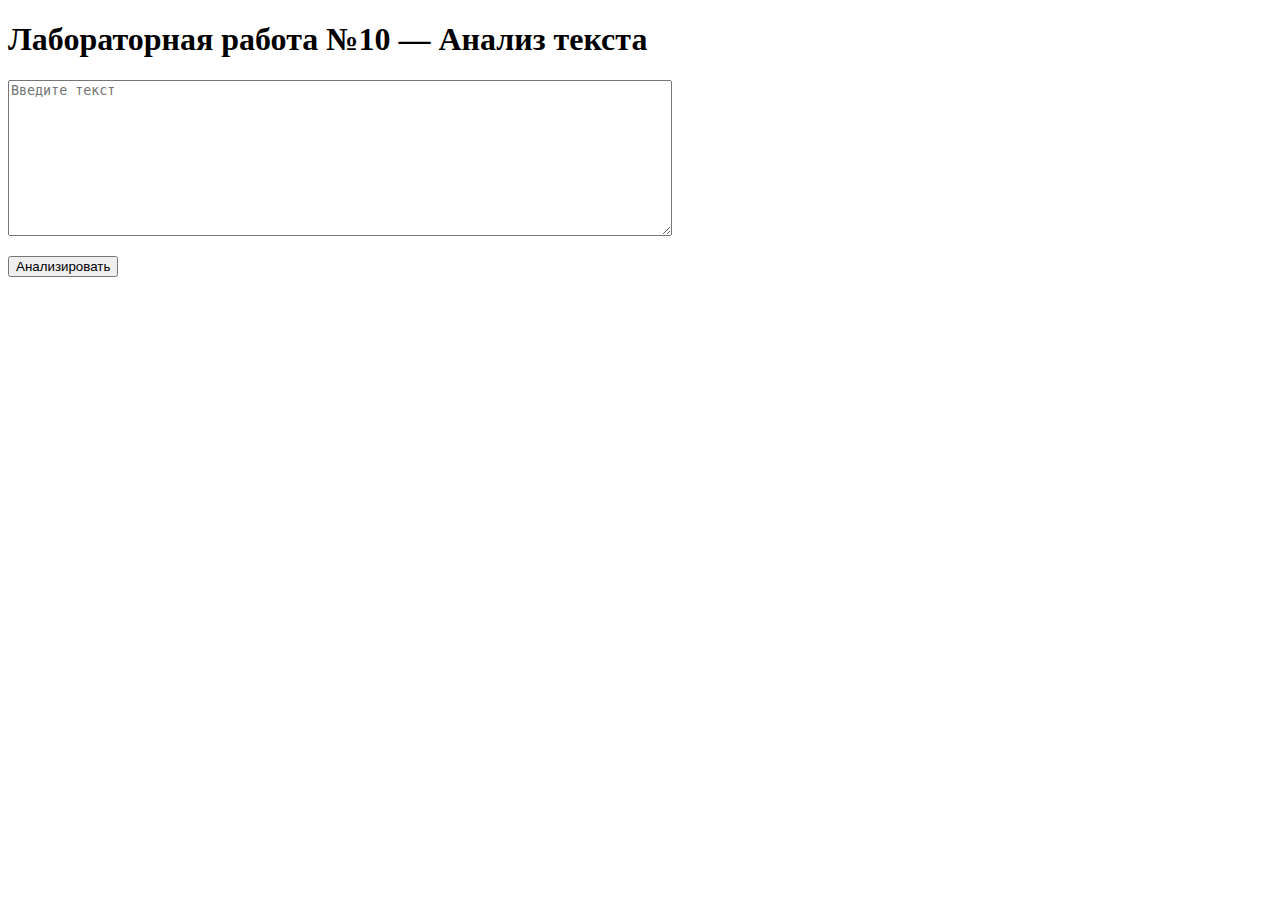
<file: veb10/index.html>
<!doctype html>
<html lang="ru">
<head>
  <meta charset="utf-8">
  <title>Лабораторная работа №10 - Анализ текста</title>
</head>
<body>
  <h1>Лабораторная работа №10 — Анализ текста</h1>
  <form action="result.php" method="post">
    <p><textarea name="data" rows="10" cols="80" placeholder="Введите текст"></textarea></p>
    <p><button type="submit">Анализировать</button></p>
  </form>
</body>
</html>
</file>
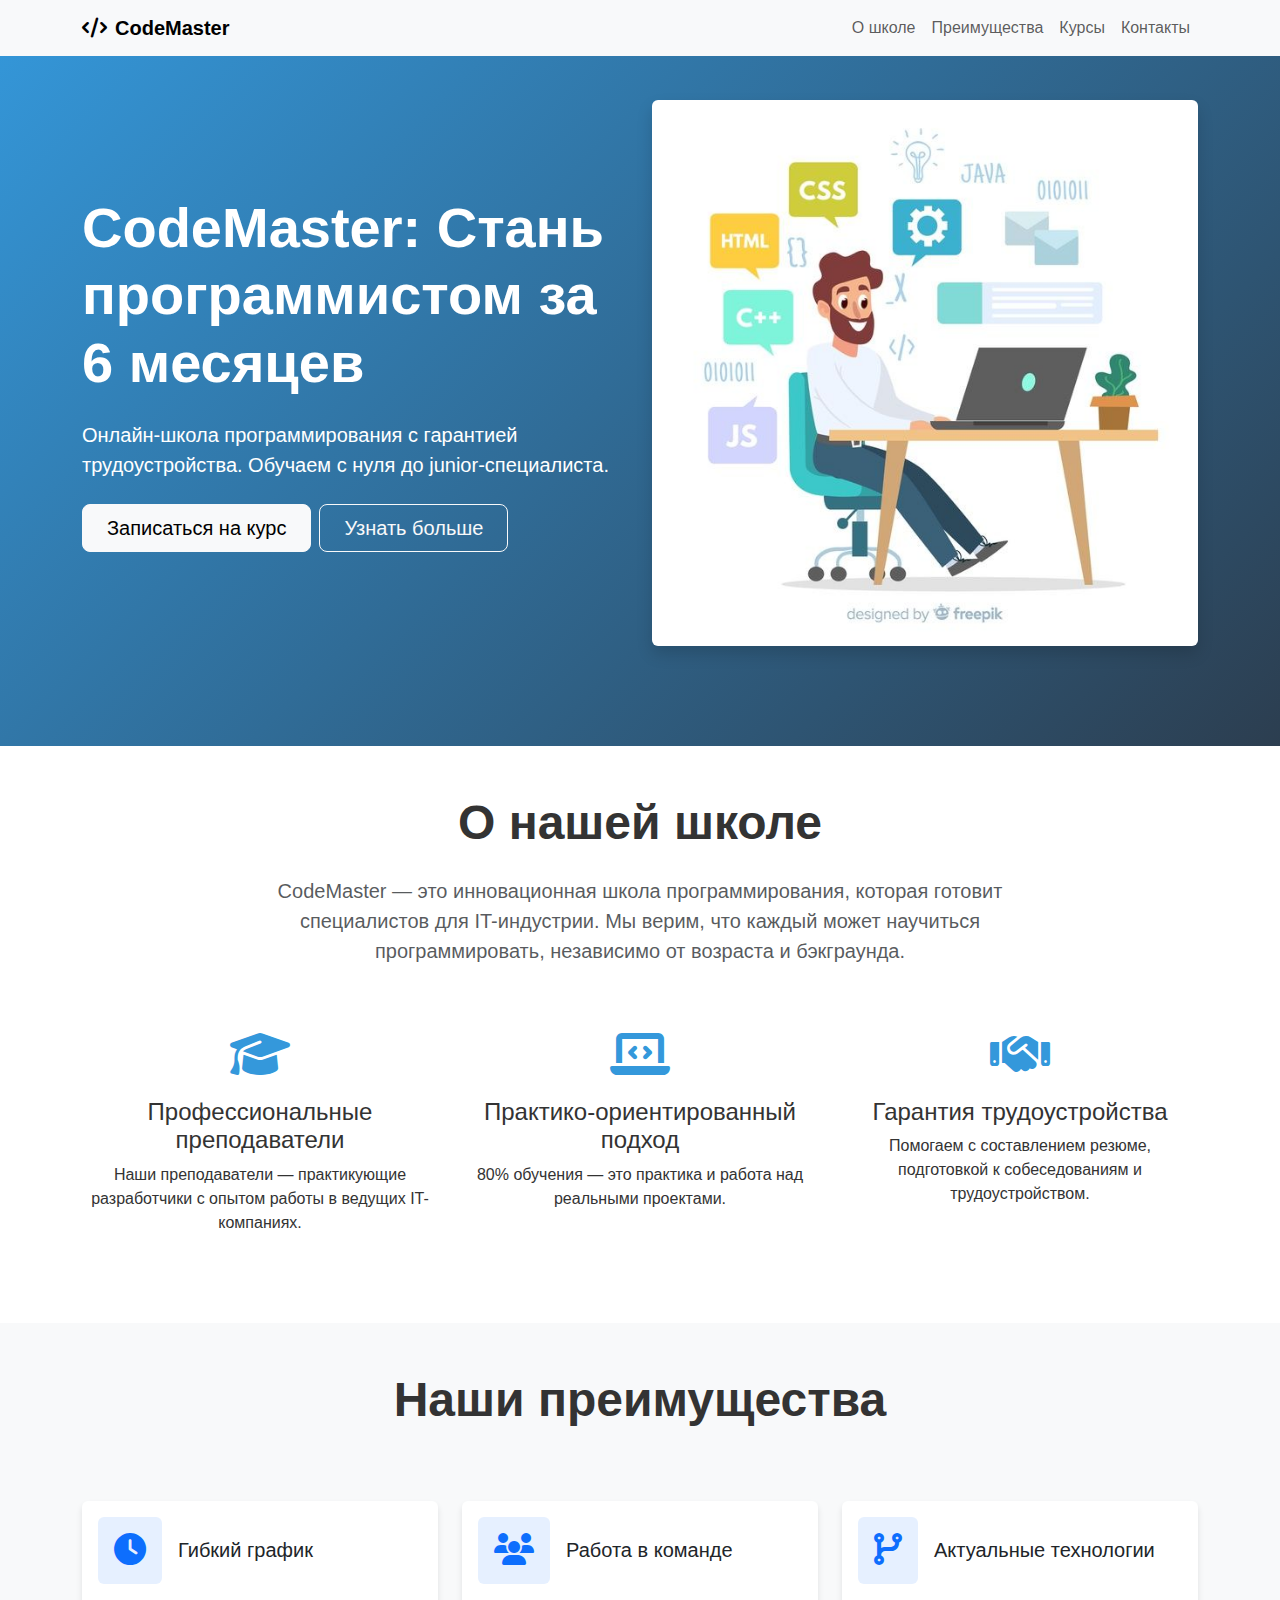
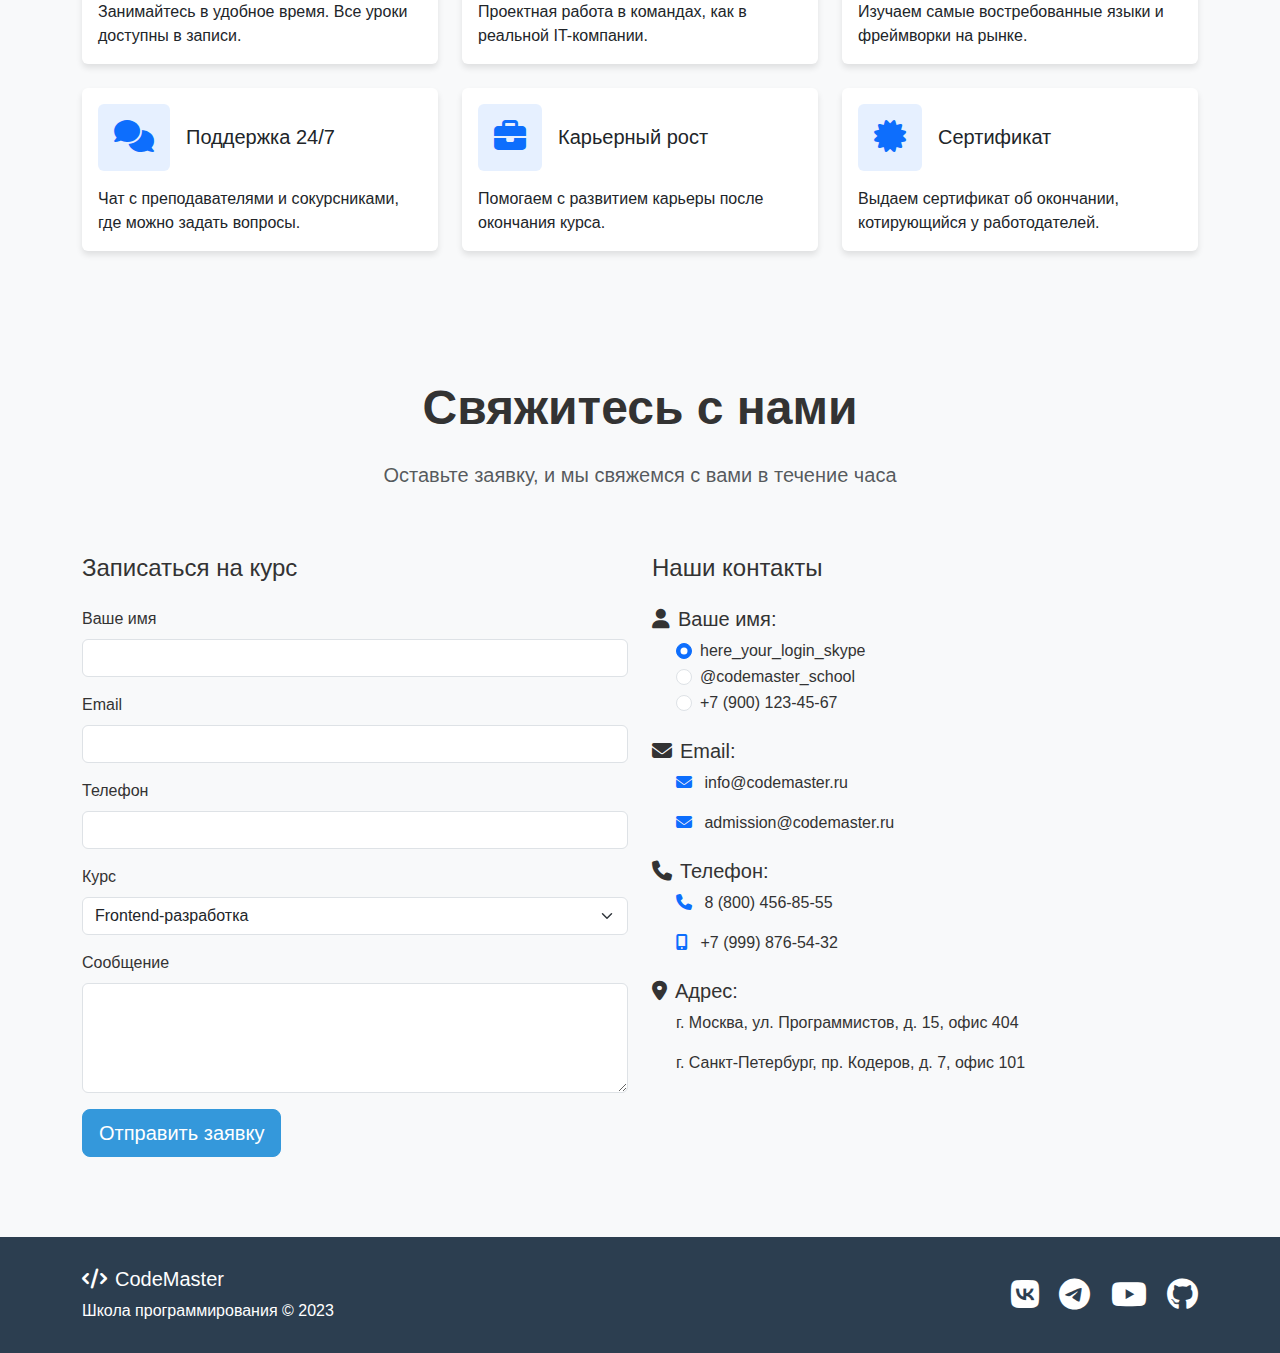
<file: veb12/index.html>
<!DOCTYPE html>
<html lang="ru">
<head>
    <meta charset="UTF-8">
    <meta name="viewport" content="width=device-width, initial-scale=1.0">
    <title>CodeMaster - Школа программирования</title>
    
    <!-- Подключение Bootstrap 5 -->
    <link href="https://cdn.jsdelivr.net/npm/bootstrap@5.3.0-alpha1/dist/css/bootstrap.min.css" rel="stylesheet">
    
    <!-- Подключение Font Awesome -->
    <link rel="stylesheet" href="https://cdnjs.cloudflare.com/ajax/libs/font-awesome/6.4.0/css/all.min.css">
    
    <style>
        /* Кастомные стили */
        :root {
            --primary-color: #3498db;
            --secondary-color: #2c3e50;
            --accent-color: #e74c3c;
        }
        
        body {
            font-family: 'Segoe UI', Tahoma, Geneva, Verdana, sans-serif;
            color: #333;
        }
        
        .hero-section {
            background: linear-gradient(135deg, var(--primary-color), var(--secondary-color));
            color: white;
            padding: 100px 0;
        }
        
        .feature-icon {
            font-size: 3rem;
            color: var(--primary-color);
            margin-bottom: 20px;
        }
        
        .contact-section {
            background-color: #f8f9fa;
            padding: 80px 0;
        }
        
        .footer {
            background-color: var(--secondary-color);
            color: white;
            padding: 30px 0;
        }
        
        .btn-primary {
            background-color: var(--primary-color);
            border-color: var(--primary-color);
        }
        
        .btn-primary:hover {
            background-color: #2980b9;
            border-color: #2980b9;
        }
        
        .feature-card {
            transition: transform 0.3s ease;
            border: none;
            box-shadow: 0 4px 6px rgba(0,0,0,0.1);
        }
        
        .feature-card:hover {
            transform: translateY(-10px);
        }
    </style>
</head>
<body>
    <!-- Навигация -->
    <nav class="navbar navbar-expand-lg navbar-light bg-light fixed-top">
        <div class="container">
            <a class="navbar-brand fw-bold" href="#">
                <i class="fas fa-code me-2"></i>CodeMaster
            </a>
            <button class="navbar-toggler" type="button" data-bs-toggle="collapse" data-bs-target="#navbarNav">
                <span class="navbar-toggler-icon"></span>
            </button>
            <div class="collapse navbar-collapse" id="navbarNav">
                <ul class="navbar-nav ms-auto">
                    <li class="nav-item">
                        <a class="nav-link" href="#about">О школе</a>
                    </li>
                    <li class="nav-item">
                        <a class="nav-link" href="#features">Преимущества</a>
                    </li>
                    <li class="nav-item">
                        <a class="nav-link" href="#courses">Курсы</a>
                    </li>
                    <li class="nav-item">
                        <a class="nav-link" href="#contacts">Контакты</a>
                    </li>
                </ul>
            </div>
        </div>
    </nav>

    <!-- Герой-секция -->
    <section class="hero-section">
        <div class="container">
            <div class="row align-items-center">
                <div class="col-lg-6">
                    <h1 class="display-4 fw-bold mb-4">CodeMaster: Стань программистом за 6 месяцев</h1>
                    <p class="lead mb-4">Онлайн-школа программирования с гарантией трудоустройства. Обучаем с нуля до junior-специалиста.</p>
                    <div class="d-flex flex-wrap gap-2">
                        <a href="#contacts" class="btn btn-light btn-lg px-4">Записаться на курс</a>
                        <a href="#about" class="btn btn-outline-light btn-lg px-4">Узнать больше</a>
                    </div>
                </div>
                <div class="col-lg-6 mt-4 mt-lg-0">
                    <img src="img/logo.jpg" 
                         alt="Программирование" class="img-fluid rounded shadow">
                </div>
            </div>
        </div>
    </section>

    <!-- О школе -->
    <section id="about" class="py-5">
        <div class="container">
            <div class="row mb-5">
                <div class="col-12 text-center">
                    <h2 class="display-5 fw-bold mb-4">О нашей школе</h2>
                    <p class="lead text-muted mx-auto" style="max-width: 800px;">
                        CodeMaster — это инновационная школа программирования, которая готовит специалистов для IT-индустрии. 
                        Мы верим, что каждый может научиться программировать, независимо от возраста и бэкграунда.
                    </p>
                </div>
            </div>
            
            <div class="row">
                <div class="col-md-4 mb-4">
                    <div class="text-center">
                        <i class="fas fa-graduation-cap feature-icon"></i>
                        <h4>Профессиональные преподаватели</h4>
                        <p>Наши преподаватели — практикующие разработчики с опытом работы в ведущих IT-компаниях.</p>
                    </div>
                </div>
                <div class="col-md-4 mb-4">
                    <div class="text-center">
                        <i class="fas fa-laptop-code feature-icon"></i>
                        <h4>Практико-ориентированный подход</h4>
                        <p>80% обучения — это практика и работа над реальными проектами.</p>
                    </div>
                </div>
                <div class="col-md-4 mb-4">
                    <div class="text-center">
                        <i class="fas fa-handshake feature-icon"></i>
                        <h4>Гарантия трудоустройства</h4>
                        <p>Помогаем с составлением резюме, подготовкой к собеседованиям и трудоустройством.</p>
                    </div>
                </div>
            </div>
        </div>
    </section>

    <!-- Преимущества -->
    <section id="features" class="py-5 bg-light">
        <div class="container">
            <div class="row mb-5">
                <div class="col-12 text-center">
                    <h2 class="display-5 fw-bold mb-4">Наши преимущества</h2>
                </div>
            </div>
            
            <div class="row g-4">
                <div class="col-md-6 col-lg-4">
                    <div class="card feature-card h-100">
                        <div class="card-body">
                            <div class="d-flex align-items-center mb-3">
                                <div class="bg-primary bg-opacity-10 p-3 rounded me-3">
                                    <i class="fas fa-clock text-primary fa-2x"></i>
                                </div>
                                <h5 class="card-title mb-0">Гибкий график</h5>
                            </div>
                            <p class="card-text">Занимайтесь в удобное время. Все уроки доступны в записи.</p>
                        </div>
                    </div>
                </div>
                
                <div class="col-md-6 col-lg-4">
                    <div class="card feature-card h-100">
                        <div class="card-body">
                            <div class="d-flex align-items-center mb-3">
                                <div class="bg-primary bg-opacity-10 p-3 rounded me-3">
                                    <i class="fas fa-users text-primary fa-2x"></i>
                                </div>
                                <h5 class="card-title mb-0">Работа в команде</h5>
                            </div>
                            <p class="card-text">Проектная работа в командах, как в реальной IT-компании.</p>
                        </div>
                    </div>
                </div>
                
                <div class="col-md-6 col-lg-4">
                    <div class="card feature-card h-100">
                        <div class="card-body">
                            <div class="d-flex align-items-center mb-3">
                                <div class="bg-primary bg-opacity-10 p-3 rounded me-3">
                                    <i class="fas fa-code-branch text-primary fa-2x"></i>
                                </div>
                                <h5 class="card-title mb-0">Актуальные технологии</h5>
                            </div>
                            <p class="card-text">Изучаем самые востребованные языки и фреймворки на рынке.</p>
                        </div>
                    </div>
                </div>
                
                <div class="col-md-6 col-lg-4">
                    <div class="card feature-card h-100">
                        <div class="card-body">
                            <div class="d-flex align-items-center mb-3">
                                <div class="bg-primary bg-opacity-10 p-3 rounded me-3">
                                    <i class="fas fa-comments text-primary fa-2x"></i>
                                </div>
                                <h5 class="card-title mb-0">Поддержка 24/7</h5>
                            </div>
                            <p class="card-text">Чат с преподавателями и сокурсниками, где можно задать вопросы.</p>
                        </div>
                    </div>
                </div>
                
                <div class="col-md-6 col-lg-4">
                    <div class="card feature-card h-100">
                        <div class="card-body">
                            <div class="d-flex align-items-center mb-3">
                                <div class="bg-primary bg-opacity-10 p-3 rounded me-3">
                                    <i class="fas fa-briefcase text-primary fa-2x"></i>
                                </div>
                                <h5 class="card-title mb-0">Карьерный рост</h5>
                            </div>
                            <p class="card-text">Помогаем с развитием карьеры после окончания курса.</p>
                        </div>
                    </div>
                </div>
                
                <div class="col-md-6 col-lg-4">
                    <div class="card feature-card h-100">
                        <div class="card-body">
                            <div class="d-flex align-items-center mb-3">
                                <div class="bg-primary bg-opacity-10 p-3 rounded me-3">
                                    <i class="fas fa-certificate text-primary fa-2x"></i>
                                </div>
                                <h5 class="card-title mb-0">Сертификат</h5>
                            </div>
                            <p class="card-text">Выдаем сертификат об окончании, котирующийся у работодателей.</p>
                        </div>
                    </div>
                </div>
            </div>
        </div>
    </section>

    <!-- Контакты и форма -->
    <section id="contacts" class="contact-section">
        <div class="container">
            <div class="row mb-5">
                <div class="col-12 text-center">
                    <h2 class="display-5 fw-bold mb-4">Свяжитесь с нами</h2>
                    <p class="lead text-muted">Оставьте заявку, и мы свяжемся с вами в течение часа</p>
                </div>
            </div>
            
            <div class="row">
                <div class="col-lg-6 mb-5 mb-lg-0">
                    <h4 class="mb-4">Записаться на курс</h4>
                    <form id="contactForm">
                        <div class="mb-3">
                            <label for="name" class="form-label">Ваше имя</label>
                            <input type="text" class="form-control" id="name" required>
                        </div>
                        <div class="mb-3">
                            <label for="email" class="form-label">Email</label>
                            <input type="email" class="form-control" id="email" required>
                        </div>
                        <div class="mb-3">
                            <label for="phone" class="form-label">Телефон</label>
                            <input type="tel" class="form-control" id="phone">
                        </div>
                        <div class="mb-3">
                            <label for="course" class="form-label">Курс</label>
                            <select class="form-select" id="course">
                                <option value="frontend">Frontend-разработка</option>
                                <option value="backend">Backend-разработка</option>
                                <option value="fullstack">Fullstack-разработка</option>
                                <option value="python">Python-разработка</option>
                                <option value="java">Java-разработка</option>
                            </select>
                        </div>
                        <div class="mb-3">
                            <label for="message" class="form-label">Сообщение</label>
                            <textarea class="form-control" id="message" rows="4"></textarea>
                        </div>
                        <button type="submit" class="btn btn-primary btn-lg">Отправить заявку</button>
                    </form>
                </div>
                
                <div class="col-lg-6">
                    <h4 class="mb-4">Наши контакты</h4>
                    
                    <div class="mb-4">
                        <h5><i class="fas fa-user me-2"></i>Ваше имя:</h5>
                        <div class="ms-4">
                            <div class="form-check">
                                <input class="form-check-input" type="radio" name="contactOption" id="skype" checked>
                                <label class="form-check-label" for="skype">
                                    here_your_login_skype
                                </label>
                            </div>
                            <div class="form-check">
                                <input class="form-check-input" type="radio" name="contactOption" id="telegram">
                                <label class="form-check-label" for="telegram">
                                    @codemaster_school
                                </label>
                            </div>
                            <div class="form-check">
                                <input class="form-check-input" type="radio" name="contactOption" id="whatsapp">
                                <label class="form-check-label" for="whatsapp">
                                    +7 (900) 123-45-67
                                </label>
                            </div>
                        </div>
                    </div>
                    
                    <div class="mb-4">
                        <h5><i class="fas fa-envelope me-2"></i>Email:</h5>
                        <div class="ms-4">
                            <p><i class="fas fa-envelope text-primary me-2"></i> info@codemaster.ru</p>
                            <p><i class="fas fa-envelope text-primary me-2"></i> admission@codemaster.ru</p>
                        </div>
                    </div>
                    
                    <div class="mb-4">
                        <h5><i class="fas fa-phone me-2"></i>Телефон:</h5>
                        <div class="ms-4">
                            <p><i class="fas fa-phone text-primary me-2"></i> 8 (800) 456-85-55</p>
                            <p><i class="fas fa-mobile-alt text-primary me-2"></i> +7 (999) 876-54-32</p>
                        </div>
                    </div>
                    
                    <div>
                        <h5><i class="fas fa-map-marker-alt me-2"></i>Адрес:</h5>
                        <div class="ms-4">
                            <p>г. Москва, ул. Программистов, д. 15, офис 404</p>
                            <p>г. Санкт-Петербург, пр. Кодеров, д. 7, офис 101</p>
                        </div>
                    </div>
                </div>
            </div>
        </div>
    </section>

    <!-- Подвал -->
    <footer class="footer">
        <div class="container">
            <div class="row align-items-center">
                <div class="col-md-6">
                    <h5><i class="fas fa-code me-2"></i>CodeMaster</h5>
                    <p class="mb-0">Школа программирования © 2023</p>
                </div>
                <div class="col-md-6 text-md-end">
                    <a href="#" class="text-white me-3"><i class="fab fa-vk fa-2x"></i></a>
                    <a href="#" class="text-white me-3"><i class="fab fa-telegram fa-2x"></i></a>
                    <a href="#" class="text-white me-3"><i class="fab fa-youtube fa-2x"></i></a>
                    <a href="#" class="text-white"><i class="fab fa-github fa-2x"></i></a>
                </div>
            </div>
        </div>
    </footer>

    <!-- Подключение Bootstrap JS -->
    <script src="https://cdn.jsdelivr.net/npm/bootstrap@5.3.0-alpha1/dist/js/bootstrap.bundle.min.js"></script>
    
    <!-- Кастомный JS -->
    <script>
        // Плавная прокрутка
        document.querySelectorAll('a[href^="#"]').forEach(anchor => {
            anchor.addEventListener('click', function (e) {
                e.preventDefault();
                
                const targetId = this.getAttribute('href');
                if(targetId === '#') return;
                
                const targetElement = document.querySelector(targetId);
                if(targetElement) {
                    window.scrollTo({
                        top: targetElement.offsetTop - 80,
                        behavior: 'smooth'
                    });
                }
            });
        });
        
        // Обработка формы
        document.getElementById('contactForm').addEventListener('submit', function(e) {
            e.preventDefault();
            
            // Здесь обычно код для отправки формы на сервер
            alert('Спасибо! Ваша заявка отправлена. Мы свяжемся с вами в ближайшее время.');
            this.reset();
        });
    </script>
</body>
</html>
</file>
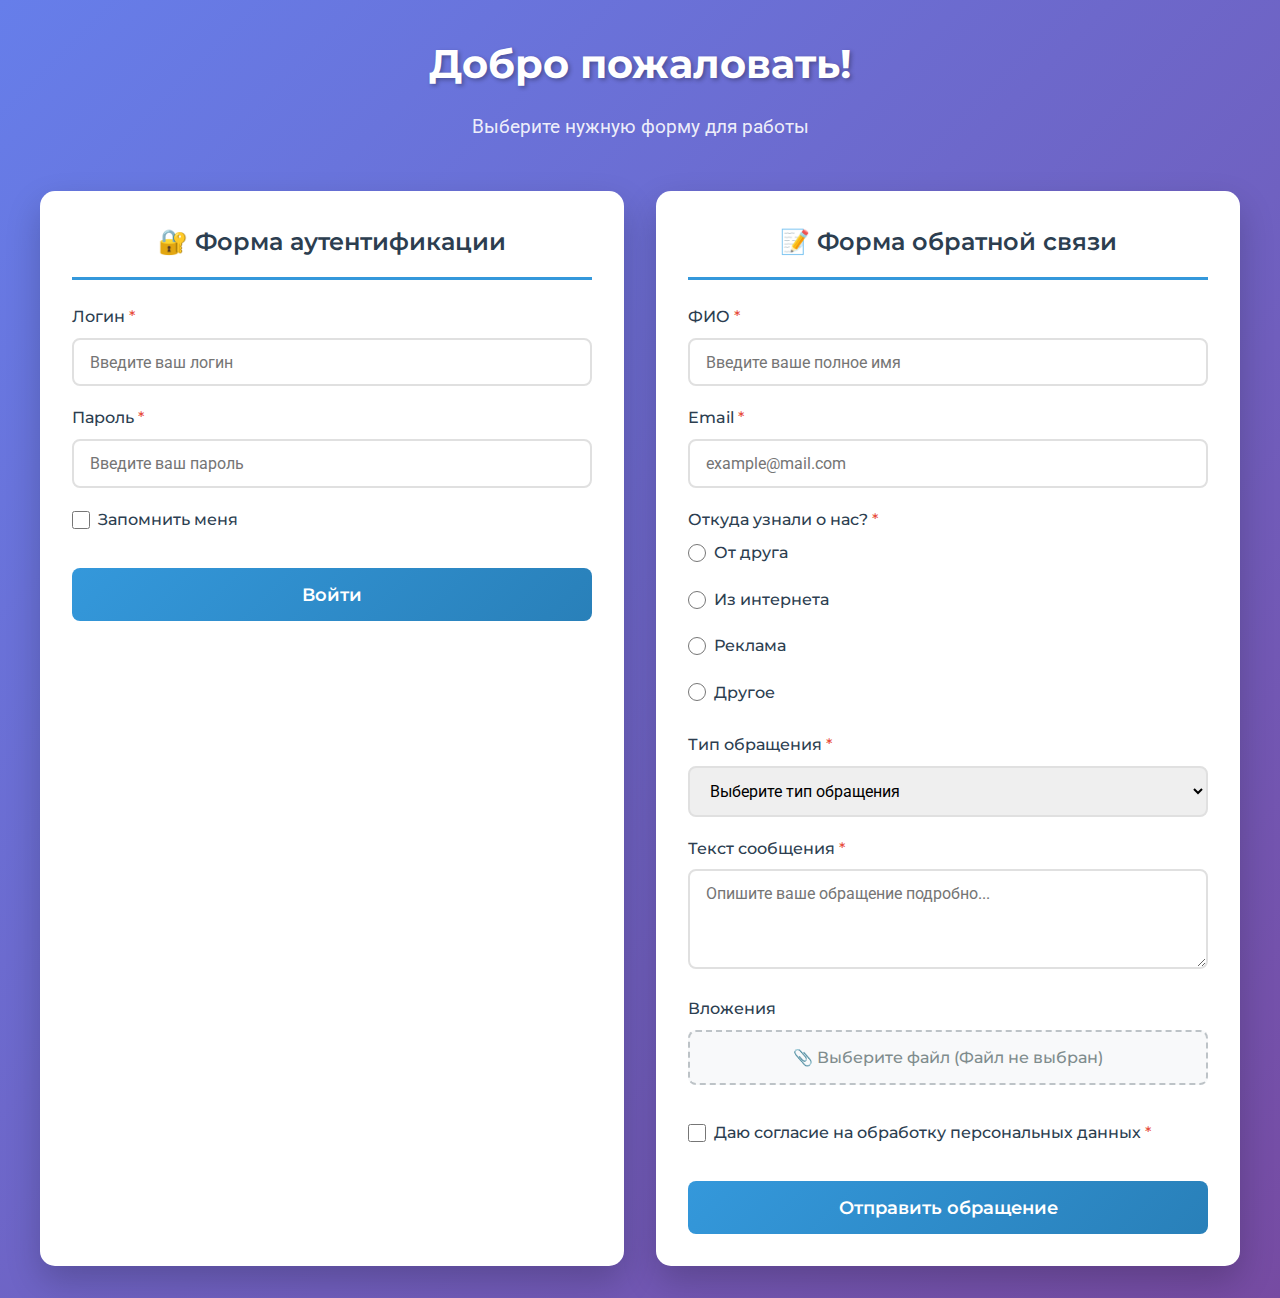
<file: veb2/index.html>
<!DOCTYPE html>
<html lang="ru">
<head>
    <meta charset="UTF-8">
    <meta name="viewport" content="width=device-width, initial-scale=1.0">
    <title>Формы обратной связи и аутентификации</title>
    <link href="https://fonts.googleapis.com/css2?family=Montserrat:wght@400;500;600;700&family=Roboto:wght@300;400;500&display=swap" rel="stylesheet">
    <style>
        * {
            margin: 0;
            padding: 0;
            box-sizing: border-box;
        }

        body {
            font-family: 'Roboto', sans-serif;
            line-height: 1.6;
            color: #333;
            background: linear-gradient(135deg, #667eea 0%, #764ba2 100%);
            min-height: 100vh;
            padding: 2rem;
        }

        .container {
            max-width: 1200px;
            margin: 0 auto;
        }

        .main-title {
            font-family: 'Montserrat', sans-serif;
            font-size: 2.5rem;
            font-weight: 700;
            color: white;
            text-align: center;
            margin-bottom: 1rem;
            text-shadow: 2px 2px 4px rgba(0, 0, 0, 0.3);
        }

        .subtitle {
            font-size: 1.2rem;
            color: rgba(255, 255, 255, 0.9);
            text-align: center;
            margin-bottom: 3rem;
        }

        .forms-container {
            display: grid;
            grid-template-columns: 1fr 1fr;
            gap: 2rem;
            margin-top: 2rem;
        }

        @media (max-width: 768px) {
            .forms-container {
                grid-template-columns: 1fr;
            }
        }

        .form-card {
            background: white;
            padding: 2rem;
            border-radius: 15px;
            box-shadow: 0 15px 35px rgba(0, 0, 0, 0.2);
        }

        .form-title {
            font-family: 'Montserrat', sans-serif;
            font-size: 1.5rem;
            font-weight: 600;
            color: #2c3e50;
            text-align: center;
            margin-bottom: 1.5rem;
            padding-bottom: 1rem;
            border-bottom: 3px solid #3498db;
        }

        .form-group {
            margin-bottom: 1.2rem;
        }

        label {
            display: block;
            font-family: 'Montserrat', sans-serif;
            font-weight: 500;
            margin-bottom: 0.5rem;
            color: #2c3e50;
        }

        input[type="text"],
        input[type="email"],
        input[type="password"],
        select,
        textarea {
            width: 100%;
            padding: 0.8rem 1rem;
            border: 2px solid #e0e0e0;
            border-radius: 8px;
            font-family: 'Roboto', sans-serif;
            font-size: 1rem;
            transition: all 0.3s ease;
        }

        input[type="text"]:focus,
        input[type="email"]:focus,
        input[type="password"]:focus,
        select:focus,
        textarea:focus {
            outline: none;
            border-color: #3498db;
            box-shadow: 0 0 0 3px rgba(52, 152, 219, 0.1);
        }

        textarea {
            resize: vertical;
            min-height: 100px;
        }

        .radio-group,
        .checkbox-group {
            display: flex;
            flex-direction: column;
            gap: 0.8rem;
        }

        .radio-item,
        .checkbox-item {
            display: flex;
            align-items: center;
            gap: 0.5rem;
        }

        input[type="radio"],
        input[type="checkbox"] {
            width: 18px;
            height: 18px;
            accent-color: #3498db;
        }

        .file-input {
            position: relative;
            overflow: hidden;
            display: inline-block;
            width: 100%;
        }

        .file-input input[type="file"] {
            position: absolute;
            left: -9999px;
        }

        .file-input-label {
            display: block;
            padding: 0.8rem 1rem;
            background: #f8f9fa;
            border: 2px dashed #bdc3c7;
            border-radius: 8px;
            text-align: center;
            cursor: pointer;
            transition: all 0.3s ease;
            color: #7f8c8d;
        }

        .file-input-label:hover {
            background: #ecf0f1;
            border-color: #3498db;
            color: #3498db;
        }

        .btn {
            display: inline-block;
            width: 100%;
            padding: 1rem 2rem;
            background: linear-gradient(135deg, #3498db, #2980b9);
            color: white;
            border: none;
            border-radius: 8px;
            font-family: 'Montserrat', sans-serif;
            font-size: 1.1rem;
            font-weight: 600;
            cursor: pointer;
            transition: all 0.3s ease;
            text-align: center;
            text-decoration: none;
            margin-top: 1rem;
        }

        .btn:hover {
            transform: translateY(-2px);
            box-shadow: 0 8px 20px rgba(52, 152, 219, 0.3);
            background: linear-gradient(135deg, #2980b9, #3498db);
        }

        .btn:active {
            transform: translateY(0);
        }

        .required::after {
            content: " *";
            color: #e74c3c;
        }

        .form-links {
            text-align: center;
            margin-top: 1rem;
        }

        .form-links a {
            color: #3498db;
            text-decoration: none;
            font-size: 0.9rem;
        }

        .form-links a:hover {
            text-decoration: underline;
        }
    </style>
</head>
<body>
    <div class="container">
        <h1 class="main-title">Добро пожаловать!</h1>
        <p class="subtitle">Выберите нужную форму для работы</p>
        
        <div class="forms-container">
            <!-- Форма аутентификации -->
            <div class="form-card">
                <h2 class="form-title">🔐 Форма аутентификации</h2>
                
                <form action="https://httpbin.org/post" method="POST">
                    <div class="form-group">
                        <label for="login" class="required">Логин</label>
                        <input type="text" id="login" name="login" required placeholder="Введите ваш логин">
                    </div>

                    <div class="form-group">
                        <label for="password" class="required">Пароль</label>
                        <input type="password" id="password" name="password" required placeholder="Введите ваш пароль">
                    </div>

                    <div class="form-group">
                        <label class="checkbox-item">
                            <input type="checkbox" name="remember">
                            Запомнить меня
                        </label>
                    </div>

                    <button type="submit" class="btn">Войти</button>

                   
                </form>
            </div>

            <!-- Форма обратной связи -->
            <div class="form-card">
                <h2 class="form-title">📝 Форма обратной связи</h2>
                
                <form action="https://httpbin.org/post" method="POST" enctype="multipart/form-data">
                    <div class="form-group">
                        <label for="fullname" class="required">ФИО</label>
                        <input type="text" id="fullname" name="fullname" required placeholder="Введите ваше полное имя">
                    </div>

                    <div class="form-group">
                        <label for="email" class="required">Email</label>
                        <input type="email" id="email" name="email" required placeholder="example@mail.com">
                    </div>

                    <div class="form-group">
                        <label class="required">Откуда узнали о нас?</label>
                        <div class="radio-group">
                            <label class="radio-item">
                                <input type="radio" name="source" value="friend" required>
                                От друга
                            </label>
                            <label class="radio-item">
                                <input type="radio" name="source" value="internet">
                                Из интернета
                            </label>
                            <label class="radio-item">
                                <input type="radio" name="source" value="advertisement">
                                Реклама
                            </label>
                            <label class="radio-item">
                                <input type="radio" name="source" value="other">
                                Другое
                            </label>
                        </div>
                    </div>

                    <div class="form-group">
                        <label for="type" class="required">Тип обращения</label>
                        <select id="type" name="type" required>
                            <option value="">Выберите тип обращения</option>
                            <option value="complaint">Жалоба</option>
                            <option value="suggestion">Предложение</option>
                            <option value="question">Вопрос</option>
                            <option value="feedback">Отзыв</option>
                        </select>
                    </div>

                    <div class="form-group">
                        <label for="message" class="required">Текст сообщения</label>
                        <textarea id="message" name="message" required placeholder="Опишите ваше обращение подробно..."></textarea>
                    </div>

                    <div class="form-group">
                        <label for="attachment">Вложения</label>
                        <div class="file-input">
                            <input type="file" id="attachment" name="attachment" multiple>
                            <label for="attachment" class="file-input-label">
                                📎 Выберите файл (Файл не выбран)
                            </label>
                        </div>
                    </div>

                    <div class="form-group">
                        <label class="checkbox-item">
                            <input type="checkbox" name="consent" required>
                            <span class="required">Даю согласие на обработку персональных данных</span>
                        </label>
                    </div>

                    <button type="submit" class="btn">Отправить обращение</button>
                </form>
            </div>
        </div>
    </div>
</body>
</html>
</file>
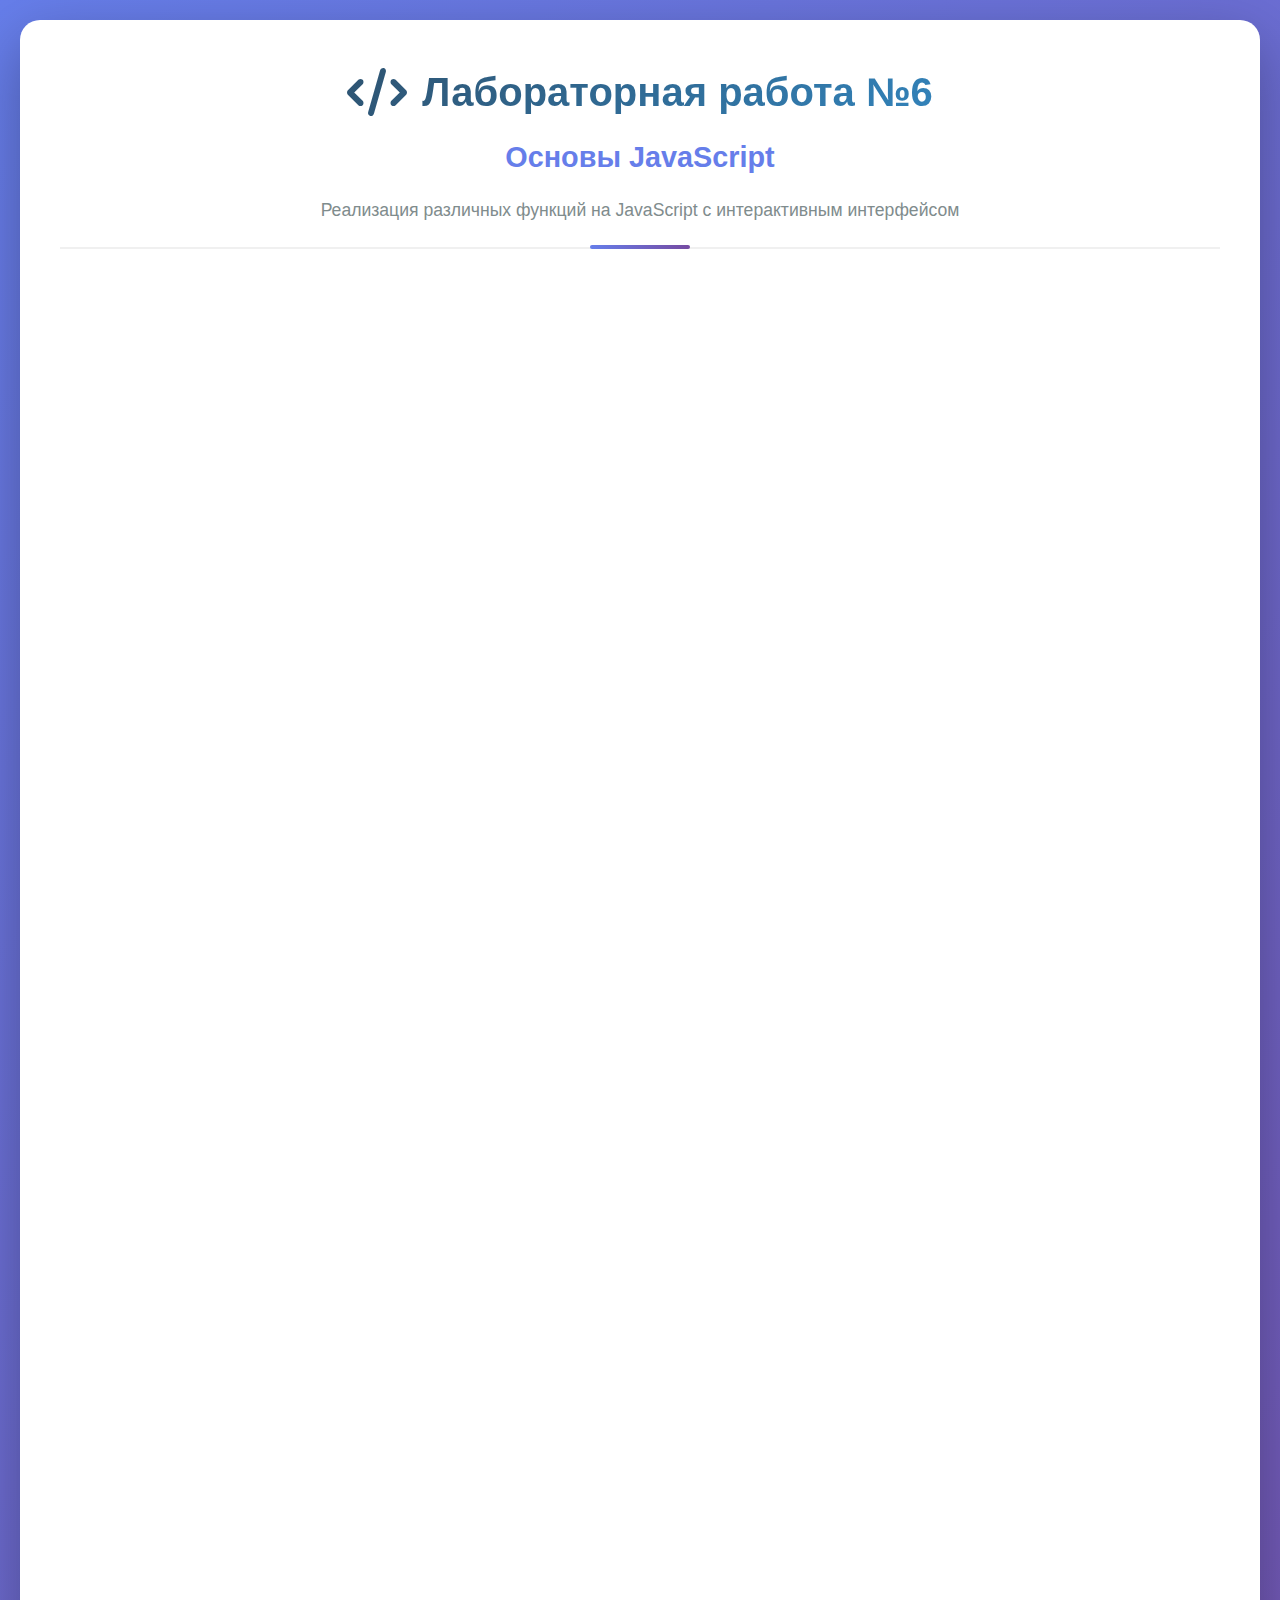
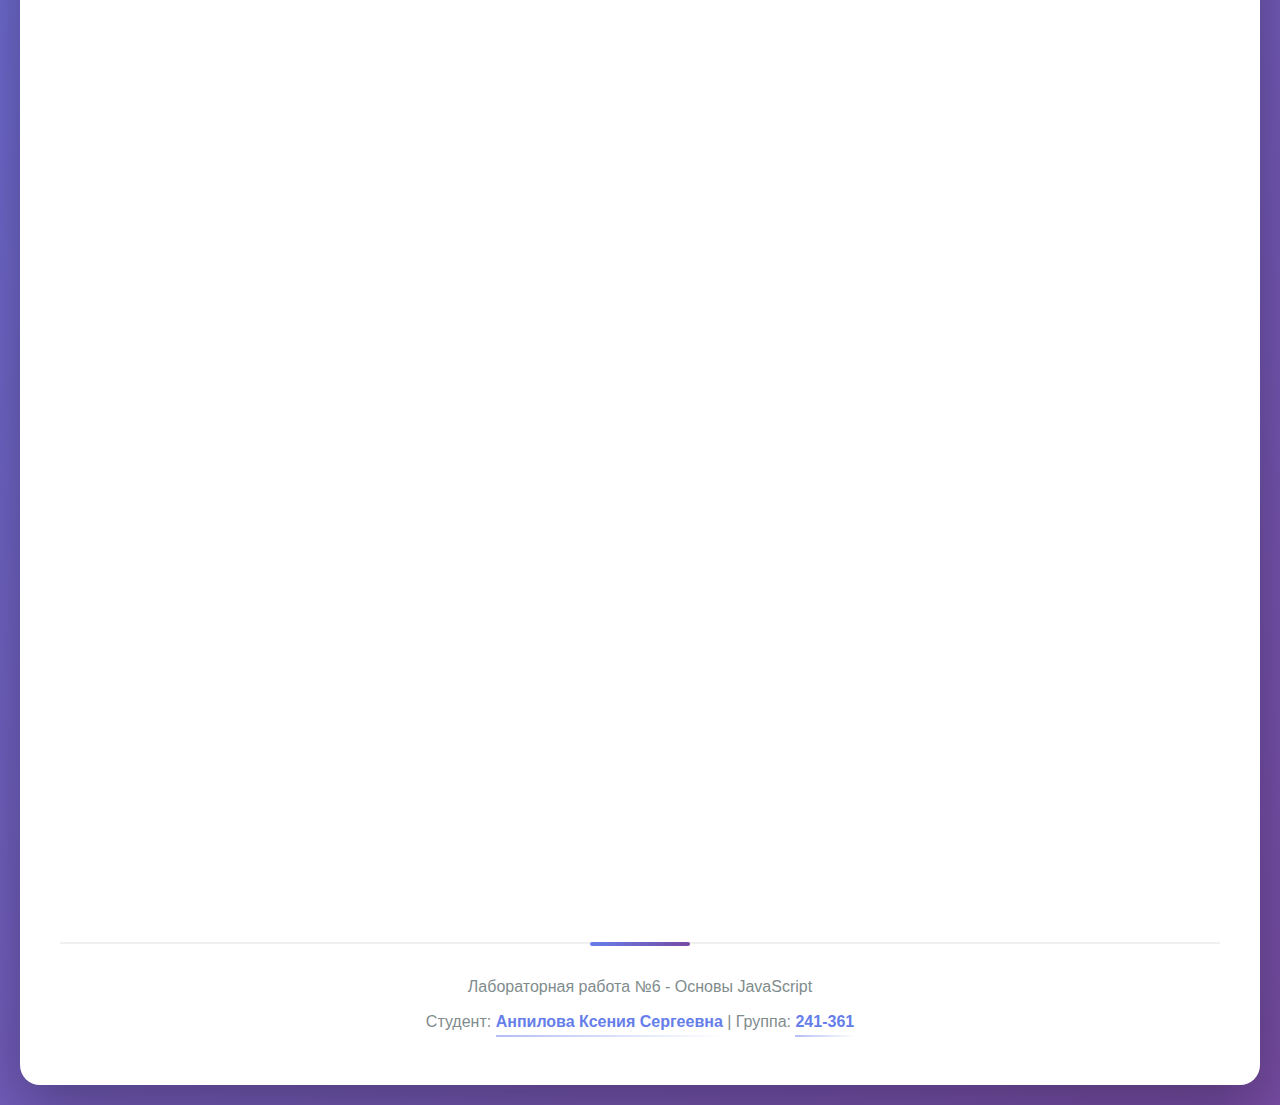
<file: veb6/index.html>
<!DOCTYPE html>
<html lang="ru">
<head>
    <meta charset="UTF-8">
    <meta name="viewport" content="width=device-width, initial-scale=1.0">
    <title>Лабораторная работа №6 - Основы JavaScript</title>
    <link rel="stylesheet" href="style.css">
    <link rel="stylesheet" href="https://cdnjs.cloudflare.com/ajax/libs/font-awesome/6.4.0/css/all.min.css">
</head>
<body>
    <div class="container">
        <header>
            <h1><i class="fas fa-code"></i> Лабораторная работа №6</h1>
            <h2>Основы JavaScript</h2>
            <p>Реализация различных функций на JavaScript с интерактивным интерфейсом</p>
        </header>

        <div class="tasks-grid">
            
            <!-- Задача 1: Возведение в степень -->
            <div class="task-card">
                <div class="task-header">
                    <h3><i class="fas fa-calculator"></i> Задача 1: Возведение в степень</h3>
                    <span class="task-number">1</span>
                </div>
                <div class="task-description">
                    <p>Функция <code>pow(x, n)</code> возвращает x в степени n (умножает x на себя n раз).</p>
                    <p>Поддерживает только натуральные значения n. Встроенную операцию возведения в степень использовать нельзя.</p>
                </div>
                <div class="task-inputs">
                    <div class="input-group">
                        <label for="pow-x">Основание (x):</label>
                        <input type="number" id="pow-x" value="2" min="0">
                    </div>
                    <div class="input-group">
                        <label for="pow-n">Степень (n, натуральное):</label>
                        <input type="number" id="pow-n" value="3" min="1" step="1">
                    </div>
                </div>
                <button class="btn-calculate" onclick="calculatePow()">
                    <i class="fas fa-bolt"></i> Вычислить
                </button>
                <div class="task-result" id="pow-result">
                    Результат появится здесь
                </div>
            </div>

            <!-- Задача 2: Нахождение НОД -->
            <div class="task-card">
                <div class="task-header">
                    <h3><i class="fas fa-divide"></i> Задача 2: Наибольший общий делитель</h3>
                    <span class="task-number">2</span>
                </div>
                <div class="task-description">
                    <p>Функция <code>gcd(a, b)</code> возвращает наибольший общий делитель двух неотрицательных чисел.</p>
                    <p>Используется алгоритм Евклида для нахождения НОД.</p>
                </div>
                <div class="task-inputs">
                    <div class="input-group">
                        <label for="gcd-a">Число a:</label>
                        <input type="number" id="gcd-a" value="48" min="0">
                    </div>
                    <div class="input-group">
                        <label for="gcd-b">Число b:</label>
                        <input type="number" id="gcd-b" value="18" min="0">
                    </div>
                </div>
                <button class="btn-calculate" onclick="calculateGcd()">
                    <i class="fas fa-calculator"></i> Найти НОД
                </button>
                <div class="task-result" id="gcd-result">
                    Результат появится здесь
                </div>
            </div>

            <!-- Задача 3: Наименьшая цифра -->
            <div class="task-card">
                <div class="task-header">
                    <h3><i class="fas fa-sort-numeric-down"></i> Задача 3: Наименьшая цифра</h3>
                    <span class="task-number">3</span>
                </div>
                <div class="task-description">
                    <p>Функция <code>minDigit(x)</code> возвращает наименьшую цифру целого неотрицательного числа x.</p>
                    <p>Число преобразуется в строку, затем каждая цифра проверяется на минимальность.</p>
                </div>
                <div class="task-inputs">
                    <div class="input-group">
                        <label for="min-digit-x">Число x:</label>
                        <input type="number" id="min-digit-x" value="5732" min="0">
                    </div>
                </div>
                <button class="btn-calculate" onclick="calculateMinDigit()">
                    <i class="fas fa-search"></i> Найти минимальную цифру
                </button>
                <div class="task-result" id="min-digit-result">
                    Результат появится здесь
                </div>
            </div>

            <!-- Задача 4: Pluralization -->
            <div class="task-card">
                <div class="task-header">
                    <h3><i class="fas fa-language"></i> Задача 4: Склонение слов (Pluralization)</h3>
                    <span class="task-number">4</span>
                </div>
                <div class="task-description">
                    <p>Функция <code>pluralizeRecords(n)</code> возвращает строку с правильной формой множественного числа.</p>
                    <p>Пример: "В результате выполнения запроса было найдено n записей"</p>
                    <p>Правила русского языка: 1 запись, 2 записи, 5 записей.</p>
                </div>
                <div class="task-inputs">
                    <div class="input-group">
                        <label for="plural-n">Количество записей (n):</label>
                        <input type="number" id="plural-n" value="5" min="0">
                    </div>
                </div>
                <button class="btn-calculate" onclick="calculatePlural()">
                    <i class="fas fa-comment-alt"></i> Сформировать фразу
                </button>
                <div class="task-result" id="plural-result">
                    Результат появится здесь
                </div>
            </div>

            <!-- Задача 5: Числа Фибоначчи -->
            <div class="task-card">
                <div class="task-header">
                    <h3><i class="fas fa-infinity"></i> Задача 5: Числа Фибоначчи</h3>
                    <span class="task-number">5</span>
                </div>
                <div class="task-description">
                    <p>Функция <code>fibb(n)</code> возвращает n-ое число из последовательности Фибоначчи.</p>
                    <p>Работает для любого целого неотрицательного числа n ≤ 1000.</p>
                    <p>Используется эффективный алгоритм с запоминанием предыдущих значений.</p>
                </div>
                <div class="task-inputs">
                    <div class="input-group">
                        <label for="fibb-n">Позиция n (0-1000):</label>
                        <input type="number" id="fibb-n" value="10" min="0" max="1000">
                    </div>
                </div>
                <button class="btn-calculate" onclick="calculateFibb()">
                    <i class="fas fa-rocket"></i> Вычислить число Фибоначчи
                </button>
                <div class="task-result" id="fibb-result">
                    Результат появится здесь
                </div>
            </div>

            <!-- Кнопка для вычисления всех функций -->
            <div class="task-card full-width">
                <div class="task-header">
                    <h3><i class="fas fa-play-circle"></i> Выполнить все вычисления</h3>
                </div>
                <div class="task-description">
                    <p>Нажмите кнопку ниже, чтобы выполнить все функции сразу с текущими значениями из полей ввода.</p>
                </div>
                <button class="btn-calculate-all" onclick="calculateAll()">
                    <i class="fas fa-bolt"></i> Выполнить все вычисления
                </button>
            </div>

        </div>

        
        <footer>
            <p>Лабораторная работа №6 - Основы JavaScript</p>
            <p>Студент: <span id="student-name">Анпилова К.С.</span> | Группа: <span id="group">241-361</span></p>
        </footer>
    </div>

    <script src="script.js"></script>
</body>
</html>
</file>
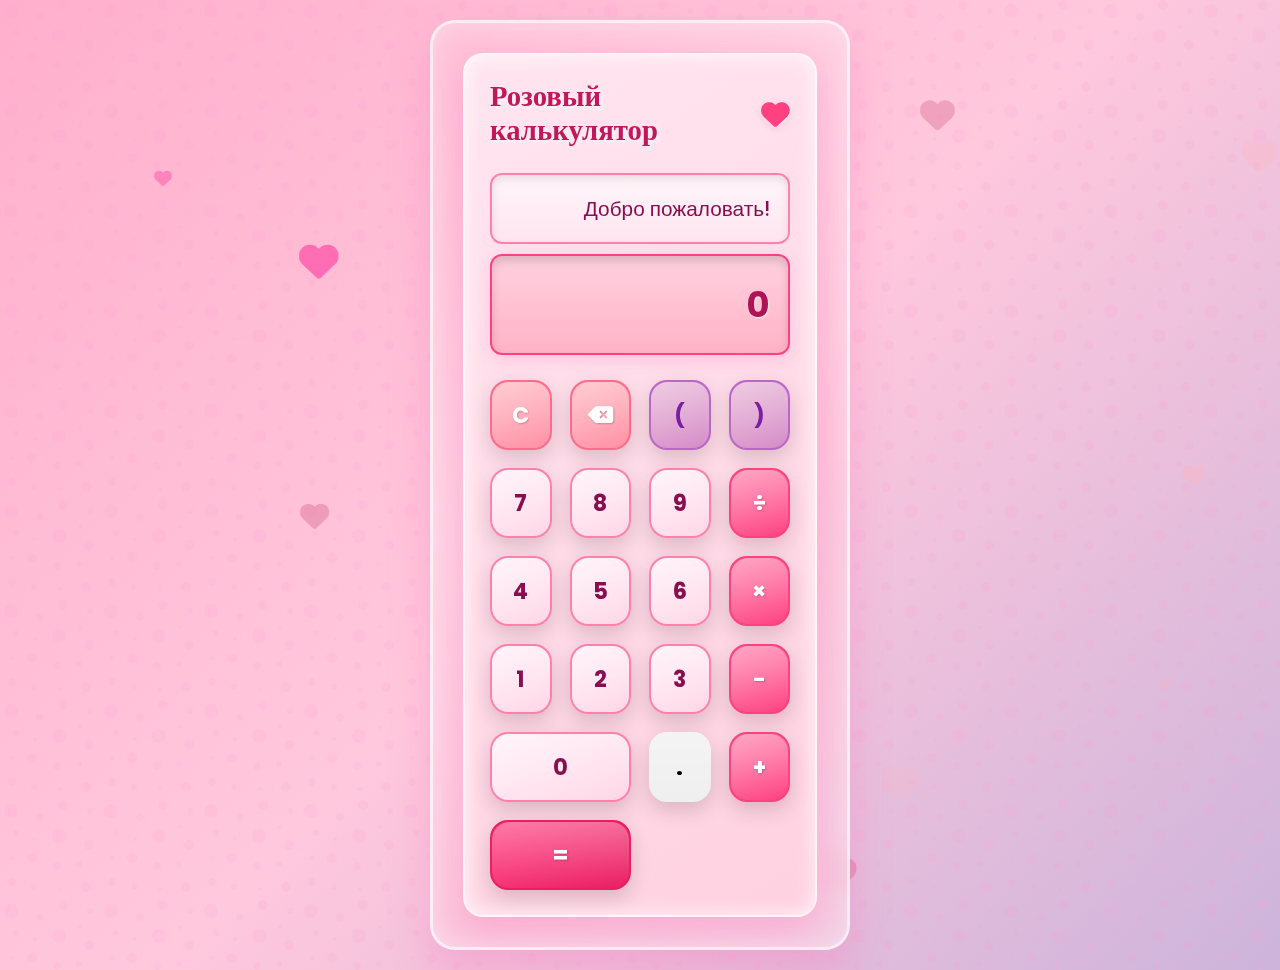
<file: veb7/index.html>
<!DOCTYPE html>
<html lang="ru">
<head>
    <meta charset="UTF-8">
    <meta name="viewport" content="width=device-width, initial-scale=1.0">
    <title>Розовый калькулятор с ОПН</title>
    <link rel="stylesheet" href="https://cdnjs.cloudflare.com/ajax/libs/font-awesome/6.4.0/css/all.min.css">
    <link rel="stylesheet" href="style.css">
    <link rel="preconnect" href="https://fonts.googleapis.com">
    <link rel="preconnect" href="https://fonts.gstatic.com" crossorigin>
    <link href="https://fonts.googleapis.com/css2?family=Dancing+Script:wght@400;700&family=Poppins:wght@300;400;600&display=swap" rel="stylesheet">
</head>
<body>
    <div class="calculator-container">
        <div class="calculator">
            <div class="calculator-header">
                <div>
                    <div class="calculator-title">Розовый калькулятор</div>
                </div>
                <i class="fas fa-heart" style="font-size: 1.8rem;"></i>
            </div>
            
            <div class="display-container">
                <input type="text" class="expression-display" id="expression" readonly placeholder="Выражение">
                <input type="text" class="result-display" id="result" readonly value="0">
            </div>
            
            <div class="buttons-grid">
                <button class="btn btn-clear" data-action="clear">C</button>
                <button class="btn btn-clear" data-action="backspace"><i class="fas fa-backspace"></i></button>
                <button class="btn btn-parenthesis" data-action="(">(</button>
                <button class="btn btn-parenthesis" data-action=")">)</button>
                
                <button class="btn btn-number" data-number="7">7</button>
                <button class="btn btn-number" data-number="8">8</button>
                <button class="btn btn-number" data-number="9">9</button>
                <button class="btn btn-operator" data-operator="/">÷</button>
                
                <button class="btn btn-number" data-number="4">4</button>
                <button class="btn btn-number" data-number="5">5</button>
                <button class="btn btn-number" data-number="6">6</button>
                <button class="btn btn-operator" data-operator="*">×</button>
                
                <button class="btn btn-number" data-number="1">1</button>
                <button class="btn btn-number" data-number="2">2</button>
                <button class="btn btn-number" data-number="3">3</button>
                <button class="btn btn-operator" data-operator="-">−</button>
                
                <button class="btn btn-number btn-zero" data-number="0">0</button>
                <button class="btn" data-action=".">.</button>
                <button class="btn btn-operator" data-operator="+">+</button>
                
                <button class="btn btn-equals btn-equals" data-action="calculate">=</button>
            </div>
        </div>
    </div>

    <script src="script.js"></script>
</body>
</html>
</file>
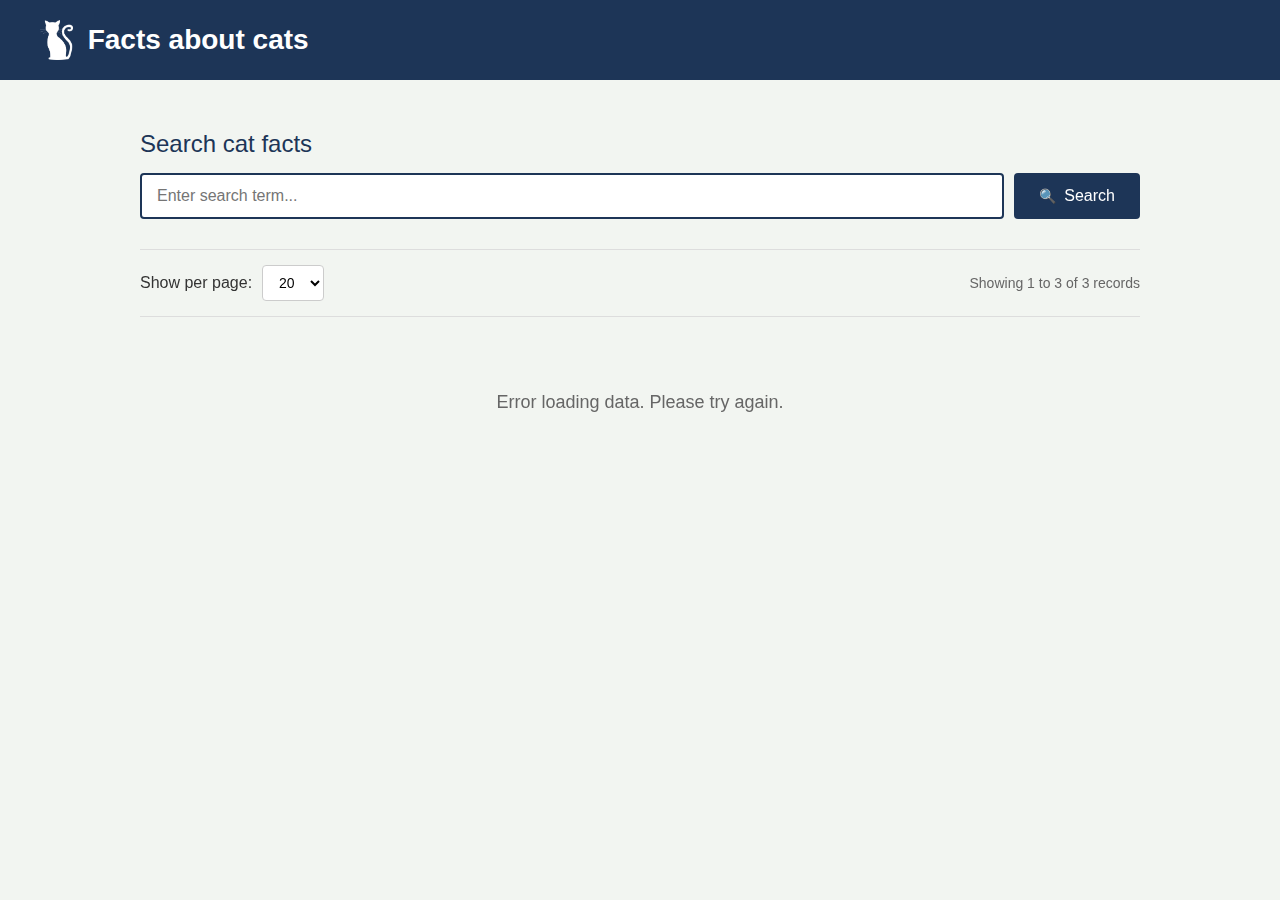
<file: veb8/index.html>
<!DOCTYPE html>
<html lang="en">
<head>
    <meta charset="UTF-8">
    <meta name="viewport" content="width=device-width, initial-scale=1.0">
    <title>Facts about cats</title>
    <link rel="stylesheet" href="static/styles.css">
</head>
<body>
    <header class="header">
        <nav>
            <img class="logo" src="static/images/cat_white.png" alt="Cat">
            <div class="title">Facts about cats</div>
        </nav>
    </header>
    <main>
        <div class="container">
            <!-- Форма поиска -->
            <div class="search-section">
                <h2 class="search-title">Search cat facts</h2>
                <form class="search-form" id="searchForm">
                    <div class="search-input-group">
                        <input type="text" 
                               class="search-field" 
                               id="searchField" 
                               placeholder="Enter search term..."
                               autocomplete="off">
                        <button type="submit" class="search-btn">
                            <span class="search-icon">🔍</span>
                            Search
                        </button>
                    </div>
                    <div class="autocomplete-container" id="autocompleteContainer"></div>
                </form>
            </div>

            <!-- Информация о пагинации -->
            <div class="pagination-info">
                <div class="per-page-container">
                    <span>Show per page:</span>
                    <select class="per-page-btn">
                        <option>5</option>
                        <option>10</option>
                        <option selected>20</option>
                        <option>25</option>
                        <option>50</option>
                    </select>
                </div>
                <div class="current-interval-info">
                    Showing <span class="current-interval-start">1</span> 
                    to <span class="current-interval-end">3</span> 
                    of <span class="total-count">3</span> records
                </div>
            </div>

            <!-- Список фактов -->
            <div class="facts-list" data-url="http://cat-facts-api.std-900.ist.mospolytech.ru/facts">
                <!-- Контент будет загружен через JS -->
            </div>

            <!-- Пагинация -->
            <div class="pagination">
                <!-- Кнопки будут созданы через JS -->
            </div>
        </div>
    </main>
    <script src="static/main.js"></script>
</body>
</html>
</file>
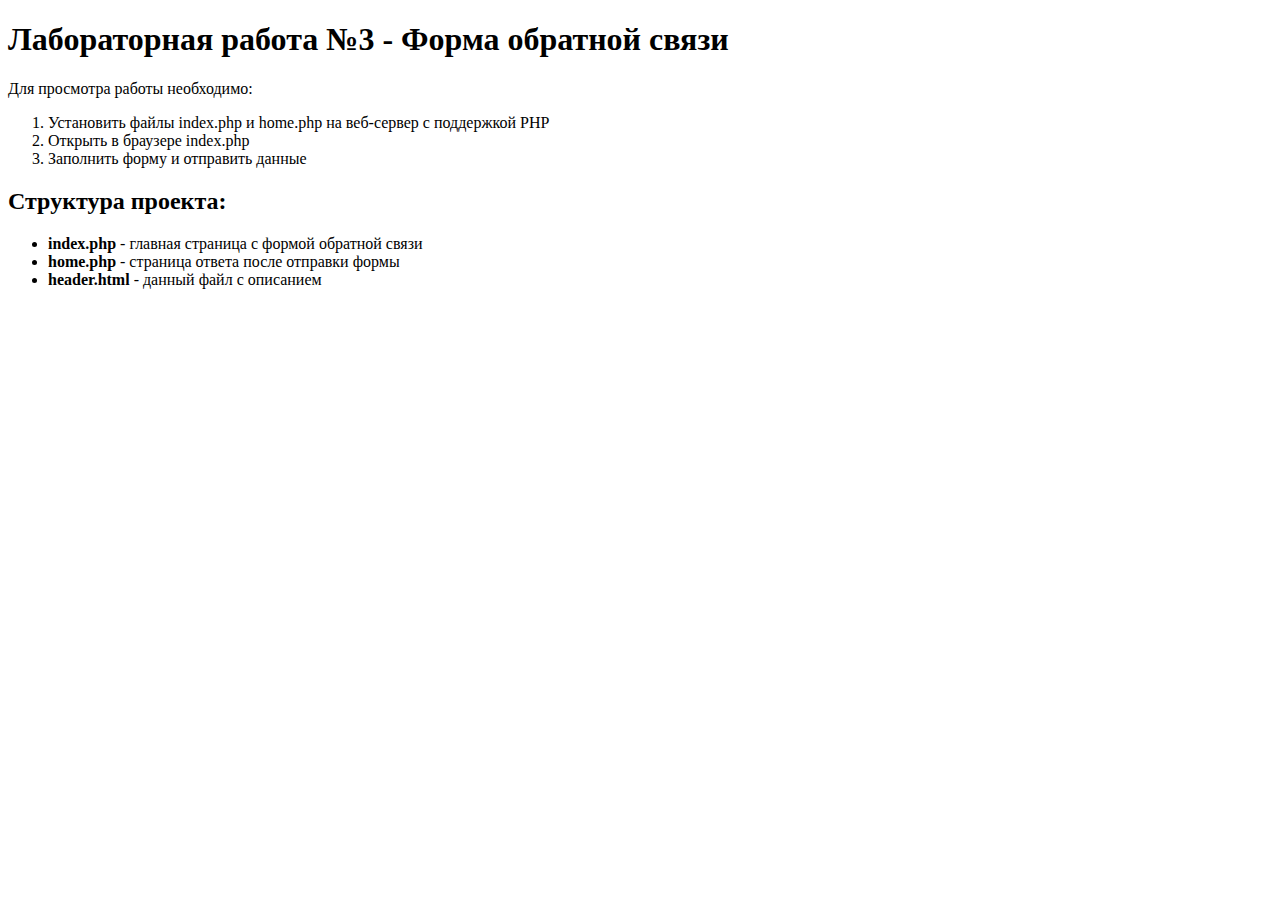
<file: veb4/header.html>
<!DOCTYPE html>
<html lang="ru">
<head>
    <meta charset="UTF-8">
    <meta name="viewport" content="width=device-width, initial-scale=1.0">
    <title>Лабораторная работа - Форма обратной связи</title>
</head>
<body>
    <h1>Лабораторная работа №3 - Форма обратной связи</h1>
    <p>Для просмотра работы необходимо:</p>
    <ol>
        <li>Установить файлы index.php и home.php на веб-сервер с поддержкой PHP</li>
        <li>Открыть в браузере index.php</li>
        <li>Заполнить форму и отправить данные</li>
    </ol>
    
    <h2>Структура проекта:</h2>
    <ul>
        <li><strong>index.php</strong> - главная страница с формой обратной связи</li>
        <li><strong>home.php</strong> - страница ответа после отправки формы</li>
        <li><strong>header.html</strong> - данный файл с описанием</li>
    </ul>
</body>
</html>
</file>
<file: veb7/style.css>
/* Общие стили */
* {
    margin: 0;
    padding: 0;
    box-sizing: border-box;
    font-family: 'Poppins', 'Segoe UI', Tahoma, Geneva, Verdana, sans-serif;
}

body {
    display: flex;
    justify-content: center;
    align-items: center;
    min-height: 100vh;
    background: linear-gradient(135deg, #ffafcc 0%, #ffc8dd 50%, #cdb4db 100%);
    padding: 20px;
    position: relative;
    overflow-x: hidden;
}

/* Фон с сердечками */
body::before {
    content: '';
    position: absolute;
    top: 0;
    left: 0;
    width: 100%;
    height: 100%;
    background-image: url("data:image/svg+xml,%3Csvg width='100' height='100' viewBox='0 0 100 100' xmlns='http://www.w3.org/2000/svg'%3E%3Cpath d='M11 18c3.866 0 7-3.134 7-7s-3.134-7-7-7-7 3.134-7 7 3.134 7 7 7zm48 25c3.866 0 7-3.134 7-7s-3.134-7-7-7-7 3.134-7 7 3.134 7 7 7zm-43-7c1.657 0 3-1.343 3-3s-1.343-3-3-3-3 1.343-3 3 1.343 3 3 3zm63 31c1.657 0 3-1.343 3-3s-1.343-3-3-3-3 1.343-3 3 1.343 3 3 3zM34 90c1.657 0 3-1.343 3-3s-1.343-3-3-3-3 1.343-3 3 1.343 3 3 3zm56-76c1.657 0 3-1.343 3-3s-1.343-3-3-3-3 1.343-3 3 1.343 3 3 3zM12 86c2.21 0 4-1.79 4-4s-1.79-4-4-4-4 1.79-4 4 1.79 4 4 4zm28-65c2.21 0 4-1.79 4-4s-1.79-4-4-4-4 1.79-4 4 1.79 4 4 4zm23-11c2.76 0 5-2.24 5-5s-2.24-5-5-5-5 2.24-5 5 2.24 5 5 5zm-6 60c2.21 0 4-1.79 4-4s-1.79-4-4-4-4 1.79-4 4 1.79 4 4 4zm29 22c2.76 0 5-2.24 5-5s-2.24-5-5-5-5 2.24-5 5 2.24 5 5 5zM32 63c2.76 0 5-2.24 5-5s-2.24-5-5-5-5 2.24-5 5 2.24 5 5 5zm57-13c2.76 0 5-2.24 5-5s-2.24-5-5-5-5 2.24-5 5 2.24 5 5 5zm-9-21c1.105 0 2-.895 2-2s-.895-2-2-2-2 .895-2 2 .895 2 2 2zM60 91c1.105 0 2-.895 2-2s-.895-2-2-2-2 .895-2 2 .895 2 2 2zM35 41c1.105 0 2-.895 2-2s-.895-2-2-2-2 .895-2 2 .895 2 2 2zM12 60c1.105 0 2-.895 2-2s-.895-2-2-2-2 .895-2 2 .895 2 2 2z' fill='%23ff99cc' fill-opacity='0.15' fill-rule='evenodd'/%3E%3C/svg%3E");
    z-index: -1;
}

/* Контейнер калькулятора */
.calculator-container {
    width: 100%;
    max-width: 420px;
    background-color: rgba(255, 255, 255, 0.3);
    backdrop-filter: blur(15px);
    border-radius: 25px;
    box-shadow: 0 20px 40px rgba(255, 105, 180, 0.3),
                inset 0 0 25px rgba(255, 255, 255, 0.5);
    padding: 30px;
    border: 3px solid rgba(255, 255, 255, 0.6);
    position: relative;
    overflow: hidden;
}

.calculator-container::before {
    content: '';
    position: absolute;
    top: -10px;
    left: -10px;
    right: -10px;
    bottom: -10px;
    background: linear-gradient(45deg, #ffafcc, #ffc8dd, #ffafcc, #ffc8dd);
    z-index: -1;
    filter: blur(25px);
    opacity: 0.5;
    border-radius: 30px;
}

/* Калькулятор */
.calculator {
    background: linear-gradient(145deg, #ffe5f0, #ffd1e0);
    border-radius: 20px;
    padding: 25px;
    box-shadow: 
        0 15px 35px rgba(255, 105, 180, 0.3),
        inset 0 0 20px rgba(255, 255, 255, 0.8);
    border: 2px solid rgba(255, 255, 255, 0.7);
}

/* Шапка калькулятора */
.calculator-header {
    display: flex;
    justify-content: space-between;
    align-items: center;
    margin-bottom: 25px;
    color: #d63384;
    text-shadow: 1px 1px 3px rgba(255, 255, 255, 0.7);
}

.calculator-title {
    font-size: 1.8rem;
    font-weight: 700;
    font-family: 'Dancing Script', cursive;
    color: #c2185b;
    text-shadow: 2px 2px 4px rgba(255, 255, 255, 0.8);
}

.calculator-subtitle {
    font-size: 0.95rem;
    opacity: 0.9;
    color: #e91e63;
    font-weight: 600;
    margin-top: 5px;
}

.calculator-header i {
    color: #ff4081;
    filter: drop-shadow(0 2px 3px rgba(0, 0, 0, 0.1));
    animation: heartbeat 1.5s ease-in-out infinite;
}

@keyframes heartbeat {
    0%, 100% { transform: scale(1); }
    50% { transform: scale(1.1); }
}

/* Дисплей */
.display-container {
    margin-bottom: 25px;
    position: relative;
}

.display-container::before {
    content: '';
    position: absolute;
    top: -5px;
    left: -5px;
    right: -5px;
    bottom: -5px;
    background: linear-gradient(45deg, #ff80ab, #ff4081, #ff80ab);
    border-radius: 15px;
    z-index: -1;
    opacity: 0.2;
}

.expression-display {
    width: 100%;
    background: linear-gradient(to bottom, #fff5f9, #ffe5f0);
    color: #880e4f;
    border: 2px solid #ff80ab;
    padding: 18px;
    font-size: 1.3rem;
    border-radius: 12px;
    text-align: right;
    margin-bottom: 10px;
    overflow-x: auto;
    white-space: nowrap;
    box-shadow: inset 0 4px 8px rgba(0, 0, 0, 0.1);
    font-weight: 500;
    transition: all 0.3s ease;
}

.expression-display:hover {
    border-color: #ff4081;
    box-shadow: inset 0 4px 12px rgba(0, 0, 0, 0.15);
}

.result-display {
    width: 100%;
    background: linear-gradient(to bottom, #ffd1e0, #ffb3c6);
    color: #ad1457;
    border: 2px solid #ff4081;
    padding: 22px 18px;
    font-size: 2.2rem;
    font-weight: 700;
    border-radius: 12px;
    text-align: right;
    overflow-x: auto;
    white-space: nowrap;
    box-shadow: 
        inset 0 5px 10px rgba(0, 0, 0, 0.15),
        0 5px 15px rgba(255, 105, 180, 0.2);
    text-shadow: 1px 1px 2px rgba(255, 255, 255, 0.7);
    transition: all 0.3s ease;
}

.result-display:hover {
    box-shadow: 
        inset 0 5px 12px rgba(0, 0, 0, 0.2),
        0 8px 20px rgba(255, 105, 180, 0.3);
}

/* Кнопки */
.buttons-grid {
    display: grid;
    grid-template-columns: repeat(4, 1fr);
    gap: 18px;
}

.btn {
    height: 70px;
    border: none;
    border-radius: 18px;
    font-size: 1.4rem;
    font-weight: 700;
    cursor: pointer;
    transition: all 0.2s ease;
    display: flex;
    justify-content: center;
    align-items: center;
    box-shadow: 0 8px 20px rgba(0, 0, 0, 0.15);
    position: relative;
    overflow: hidden;
    z-index: 1;
}

.btn::before {
    content: '';
    position: absolute;
    top: 0;
    left: 0;
    width: 100%;
    height: 100%;
    background: linear-gradient(rgba(255, 255, 255, 0.3), transparent);
    border-radius: 18px;
    z-index: -1;
}

.btn:hover {
    transform: translateY(-6px);
    box-shadow: 0 15px 25px rgba(0, 0, 0, 0.2);
}

.btn:active {
    transform: translateY(2px);
    box-shadow: 0 5px 10px rgba(0, 0, 0, 0.2);
}

/* Стили для разных типов кнопок */
.btn-number {
    background: linear-gradient(145deg, #fff0f7, #ffd6e7);
    color: #880e4f;
    border: 2px solid #ff80ab;
}

.btn-number:hover {
    background: linear-gradient(145deg, #ffd6e7, #ffc2d6);
    color: #e91e63;
}

.btn-operator {
    background: linear-gradient(145deg, #ff80ab, #ff4081);
    color: white;
    border: 2px solid #ff4081;
    text-shadow: 1px 1px 2px rgba(0, 0, 0, 0.2);
}

.btn-operator:hover {
    background: linear-gradient(145deg, #ff4081, #e91e63);
    color: white;
}

.btn-clear {
    background: linear-gradient(145deg, #ffb6c1, #ff8fa3);
    color: white;
    border: 2px solid #ff6b8b;
    text-shadow: 1px 1px 2px rgba(0, 0, 0, 0.2);
}

.btn-clear:hover {
    background: linear-gradient(145deg, #ff8fa3, #ff6b8b);
    color: white;
}

.btn-equals {
    background: linear-gradient(145deg, #ff4081, #e91e63);
    color: white;
    border: 2px solid #e91e63;
    text-shadow: 1px 1px 2px rgba(0, 0, 0, 0.2);
}

.btn-equals:hover {
    background: linear-gradient(145deg, #e91e63, #c2185b);
    color: white;
    animation: pulse 0.5s ease-in-out;
}

@keyframes pulse {
    0% { transform: scale(1); }
    50% { transform: scale(1.05); }
    100% { transform: scale(1); }
}

.btn-parenthesis {
    background: linear-gradient(145deg, #e8b4d4, #d48bc8);
    color: #7b1fa2;
    border: 2px solid #ba68c8;
}

.btn-parenthesis:hover {
    background: linear-gradient(145deg, #d48bc8, #ba68c8);
    color: #4a148c;
}

/* Особые кнопки */
.btn-zero {
    grid-column: span 2;
}

.btn-equals {
    grid-column: span 2;
}

/* Инструкция */
.instructions {
    margin-top: 30px;
    padding: 25px;
    background: linear-gradient(145deg, rgba(255, 255, 255, 0.8), rgba(255, 204, 229, 0.6));
    border-radius: 18px;
    color: #880e4f;
    border: 2px solid rgba(255, 128, 171, 0.6);
    box-shadow: 
        inset 0 0 15px rgba(255, 255, 255, 0.6),
        0 10px 20px rgba(255, 105, 180, 0.15);
    position: relative;
    overflow: hidden;
}

.instructions::before {
    content: '';
    position: absolute;
    top: 0;
    left: 0;
    width: 6px;
    height: 100%;
    background: linear-gradient(to bottom, #ff80ab, #ff4081);
}

.instructions h3 {
    margin-bottom: 15px;
    font-size: 1.3rem;
    color: #e91e63;
    display: flex;
    align-items: center;
    gap: 12px;
}

.instructions h3 i {
    color: #ff4081;
    font-size: 1.4rem;
}

.instructions p {
    font-size: 1rem;
    line-height: 1.6;
    opacity: 0.9;
    padding-left: 5px;
}

/* Подвал */
.footer {
    text-align: center;
    color: #e91e63;
    font-size: 0.9rem;
    margin-top: 25px;
    padding-top: 20px;
    border-top: 2px solid rgba(255, 128, 171, 0.4);
    display: flex;
    justify-content: center;
    align-items: center;
    gap: 10px;
    font-weight: 600;
}

.footer i {
    color: #ff4081;
    animation: spin 4s linear infinite;
}

@keyframes spin {
    0% { transform: rotate(0deg); }
    100% { transform: rotate(360deg); }
}

/* Адаптивность */
@media (max-width: 480px) {
    .calculator-container {
        padding: 20px;
        max-width: 95%;
    }
    
    .calculator {
        padding: 20px;
    }
    
    .btn {
        height: 65px;
        font-size: 1.3rem;
    }
    
    .calculator-title {
        font-size: 1.6rem;
    }
    
    .result-display {
        font-size: 2rem;
        padding: 18px;
    }
}

@media (max-width: 360px) {
    .buttons-grid {
        gap: 12px;
    }
    
    .btn {
        height: 60px;
        font-size: 1.2rem;
    }
    
    .calculator-title {
        font-size: 1.4rem;
    }
}

/* Анимация для кнопок при нажатии */
@keyframes buttonPress {
    0% { transform: scale(1); }
    50% { transform: scale(0.95); }
    100% { transform: scale(1); }
}

.btn:active {
    animation: buttonPress 0.15s ease;
}

/* Декоративные сердечки */
.heart-decoration {
    position: absolute;
    font-size: 1.5rem;
    color: rgba(255, 64, 129, 0.4);
    z-index: -1;
    animation: floatHeart 8s ease-in-out infinite;
    pointer-events: none;
}

@keyframes floatHeart {
    0%, 100% { 
        transform: translateY(0) rotate(0deg) scale(1);
        opacity: 0.6;
    }
    25% { 
        transform: translateY(-30px) rotate(10deg) scale(1.1);
        opacity: 0.8;
    }
    50% { 
        transform: translateY(-60px) rotate(0deg) scale(1);
        opacity: 0.6;
    }
    75% { 
        transform: translateY(-30px) rotate(-10deg) scale(0.9);
        opacity: 0.4;
    }
}

/* Стили для анимаций результатов */
.result-animation {
    animation: resultPop 0.5s cubic-bezier(0.175, 0.885, 0.32, 1.275);
}

.error-animation {
    animation: errorShake 0.5s ease-in-out;
}

.calculating {
    animation: calculatingPulse 1s infinite;
}

.clear-animation {
    animation: clearFade 0.3s ease-out;
}

@keyframes resultPop {
    0% { transform: scale(0.8); opacity: 0; }
    70% { transform: scale(1.1); opacity: 1; }
    100% { transform: scale(1); }
}

@keyframes errorShake {
    0%, 100% { transform: translateX(0); }
    10%, 30%, 50%, 70%, 90% { transform: translateX(-5px); }
    20%, 40%, 60%, 80% { transform: translateX(5px); }
}

@keyframes calculatingPulse {
    0%, 100% { opacity: 1; }
    50% { opacity: 0.6; }
}

@keyframes clearFade {
    0% { opacity: 0.5; transform: translateY(-10px); }
    100% { opacity: 1; transform: translateY(0); }
}
</file>
<file: veb8/static/styles.css>
/* Основные стили */
body {
    margin: 0;
    background-color: #F2F5F1;
    font-family: Arial, sans-serif;
    color: #333;
}

.header {
    background-color: #1d3557;
    color: white;
    padding: 20px 0;
}

.header nav {
    max-width: 1200px;
    margin: 0 auto;
    padding: 0 20px;
    display: flex;
    align-items: center;
}

.title {
    margin-left: 15px;
    font-size: 28px;
    font-weight: bold;
}

.logo {
    height: 40px;
    width: auto;
}

.container {
    max-width: 1000px;
    margin: 0 auto;
    padding: 20px;
}

/* Секция поиска */
.search-section {
    margin: 30px 0;
}

.search-title {
    color: #1d3557;
    margin-bottom: 15px;
    font-size: 24px;
    font-weight: normal;
}

.search-form {
    width: 100%;
}

.search-input-group {
    display: flex;
    gap: 10px;
    margin-bottom: 5px;
}

.search-field {
    flex: 1;
    padding: 12px 15px;
    font-size: 16px;
    border: 2px solid #ccc;
    border-radius: 4px;
    outline: none;
    transition: border-color 0.3s;
}

.search-field:focus {
    border-color: #1d3557;
}

.search-btn {
    padding: 12px 25px;
    background-color: #1d3557;
    color: white;
    border: none;
    border-radius: 4px;
    font-size: 16px;
    cursor: pointer;
    display: flex;
    align-items: center;
    gap: 8px;
    transition: background-color 0.3s;
}

.search-btn:hover {
    background-color: #2a4b8d;
}

.search-icon {
    font-size: 14px;
}

/* Автодополнение */
.autocomplete-container {
    position: absolute;
    width: calc(100% - 140px);
    background: white;
    border: 1px solid #ddd;
    border-radius: 0 0 4px 4px;
    box-shadow: 0 4px 8px rgba(0,0,0,0.1);
    z-index: 1000;
    max-height: 250px;
    overflow-y: auto;
    display: none;
}

.autocomplete-item {
    padding: 10px 15px;
    cursor: pointer;
    border-bottom: 1px solid #eee;
    transition: background-color 0.2s;
}

.autocomplete-item:hover {
    background-color: #f5f5f5;
}

.autocomplete-item:last-child {
    border-bottom: none;
}

/* Информация о пагинации */
.pagination-info {
    display: flex;
    justify-content: space-between;
    align-items: center;
    margin: 25px 0;
    padding: 15px 0;
    border-top: 1px solid #ddd;
    border-bottom: 1px solid #ddd;
}

.per-page-container {
    display: flex;
    align-items: center;
    gap: 10px;
}

.per-page-btn {
    padding: 8px 12px;
    border: 1px solid #ccc;
    border-radius: 4px;
    background-color: white;
    font-size: 14px;
}

.current-interval-info {
    color: #666;
    font-size: 14px;
}

/* Список фактов */
.facts-list {
    margin: 20px 0;
}

.facts-list-item {
    background: white;
    margin: 15px 0;
    padding: 20px;
    border-radius: 8px;
    box-shadow: 0 2px 4px rgba(0,0,0,0.1);
    border-left: 4px solid #e63946;
}

.item-content {
    font-size: 16px;
    line-height: 1.6;
    margin-bottom: 20px;
    color: #333;
}

.item-footer {
    display: flex;
    justify-content: space-between;
    align-items: center;
    padding-top: 15px;
    border-top: 1px solid #eee;
    color: #666;
    font-size: 14px;
}

.author-name {
    font-weight: bold;
    color: #1d3557;
}

.upvotes {
    color: #e63946;
    font-weight: bold;
    display: flex;
    align-items: center;
    gap: 5px;
}

/* Пагинация */
.pagination {
    display: flex;
    justify-content: center;
    gap: 8px;
    margin: 30px 0;
    flex-wrap: wrap;
}

.btn {
    padding: 8px 15px;
    background-color: white;
    color: #1d3557;
    border: 1px solid #1d3557;
    border-radius: 4px;
    font-size: 14px;
    cursor: pointer;
    transition: all 0.3s;
}

.btn:hover {
    background-color: #1d3557;
    color: white;
}

.btn.active {
    background-color: #1d3557;
    color: white;
    border-color: #1d3557;
}

/* Сообщение об отсутствии результатов */
.no-results {
    text-align: center;
    padding: 50px 20px;
    color: #666;
    font-size: 18px;
}

.no-results-icon {
    font-size: 48px;
    margin-bottom: 15px;
    display: block;
}

/* Адаптивность */
@media (max-width: 768px) {
    .pagination-info {
        flex-direction: column;
        gap: 15px;
        align-items: flex-start;
    }
    
    .search-input-group {
        flex-direction: column;
    }
    
    .search-field {
        width: 100%;
    }
    
    .search-btn {
        width: 100%;
        justify-content: center;
    }
    
    .autocomplete-container {
        width: 100%;
    }
    
    .container {
        padding: 15px;
    }
    
    .header nav {
        padding: 0 15px;
    }
}
</file>
<file: veb6/style.css>
/* ============================================
   ЛАБОРАТОРНАЯ РАБОТА №6 - Основы JavaScript
   Полный файл стилей
   ============================================ */

/* ==================== RESET & BASE STYLES ==================== */
* {
    margin: 0;
    padding: 0;
    box-sizing: border-box;
}

html {
    scroll-behavior: smooth;
}

body {
    font-family: 'Segoe UI', Tahoma, Geneva, Verdana, sans-serif;
    line-height: 1.6;
    color: #333;
    background: linear-gradient(135deg, #667eea 0%, #764ba2 100%);
    min-height: 100vh;
    padding: 20px;
    overflow-x: hidden;
}

.container {
    max-width: 1400px;
    margin: 0 auto;
    background: white;
    border-radius: 20px;
    padding: 40px;
    box-shadow: 0 20px 60px rgba(0, 0, 0, 0.3);
    position: relative;
    overflow: hidden;
}

.container::before {
    content: '';
    position: absolute;
    top: -50%;
    left: -50%;
    width: 200%;
    height: 200%;
    background: radial-gradient(circle, rgba(255,255,255,0.1) 1px, transparent 1px);
    background-size: 50px 50px;
    z-index: 0;
    opacity: 0.1;
}

/* ==================== HEADER STYLES ==================== */
header {
    text-align: center;
    margin-bottom: 40px;
    padding-bottom: 20px;
    border-bottom: 2px solid #f0f0f0;
    position: relative;
    z-index: 1;
}

header::after {
    content: '';
    position: absolute;
    bottom: -2px;
    left: 50%;
    transform: translateX(-50%);
    width: 100px;
    height: 4px;
    background: linear-gradient(90deg, #667eea, #764ba2);
    border-radius: 2px;
}

header h1 {
    color: #2c3e50;
    font-size: 2.5em;
    margin-bottom: 10px;
    display: flex;
    align-items: center;
    justify-content: center;
    gap: 15px;
    background: linear-gradient(135deg, #2c3e50, #3498db);
    -webkit-background-clip: text;
    -webkit-text-fill-color: transparent;
    background-clip: text;
}

header h1 i {
    color: #667eea;
    font-size: 1.2em;
}

header h2 {
    color: #667eea;
    font-size: 1.8em;
    margin-bottom: 15px;
    font-weight: 600;
}

header p {
    color: #7f8c8d;
    font-size: 1.1em;
    max-width: 800px;
    margin: 0 auto;
    line-height: 1.8;
}

.subtitle {
    display: flex;
    align-items: center;
    justify-content: center;
    gap: 10px;
    margin-top: 10px;
    font-size: 0.9em;
    color: #95a5a6;
}

.subtitle i {
    color: #3498db;
}

/* ==================== TASKS GRID ==================== */
.tasks-grid {
    display: grid;
    grid-template-columns: repeat(auto-fit, minmax(400px, 1fr));
    gap: 30px;
    margin-bottom: 50px;
    position: relative;
    z-index: 1;
}

.task-card {
    background: linear-gradient(145deg, #ffffff, #f8f9fa);
    border-radius: 15px;
    padding: 25px;
    box-shadow: 
        0 10px 30px rgba(0, 0, 0, 0.08),
        inset 0 1px 0 rgba(255, 255, 255, 0.5);
    transition: all 0.3s ease;
    border: 2px solid transparent;
    position: relative;
    overflow: hidden;
}

.task-card::before {
    content: '';
    position: absolute;
    top: 0;
    left: 0;
    right: 0;
    height: 4px;
    background: linear-gradient(90deg, #667eea, #764ba2);
    opacity: 0;
    transition: opacity 0.3s;
}

.task-card:hover {
    transform: translateY(-5px) scale(1.02);
    box-shadow: 
        0 15px 40px rgba(0, 0, 0, 0.15),
        inset 0 1px 0 rgba(255, 255, 255, 0.5);
    border-color: rgba(102, 126, 234, 0.2);
}

.task-card:hover::before {
    opacity: 1;
}

.task-card.full-width {
    grid-column: 1 / -1;
    text-align: center;
    padding: 30px;
}

/* Task Header */
.task-header {
    display: flex;
    justify-content: space-between;
    align-items: center;
    margin-bottom: 20px;
    padding-bottom: 15px;
    border-bottom: 1px solid rgba(224, 224, 224, 0.5);
    position: relative;
}

.task-header::after {
    content: '';
    position: absolute;
    bottom: -1px;
    left: 0;
    width: 60px;
    height: 3px;
    background: linear-gradient(90deg, #667eea, transparent);
    border-radius: 1.5px;
}

.task-header h3 {
    color: #2c3e50;
    font-size: 1.4em;
    display: flex;
    align-items: center;
    gap: 10px;
    margin: 0;
}

.task-header h3 i {
    font-size: 1.2em;
    color: #667eea;
}

.task-number {
    background: linear-gradient(135deg, #667eea, #764ba2);
    color: white;
    width: 36px;
    height: 36px;
    border-radius: 50%;
    display: flex;
    align-items: center;
    justify-content: center;
    font-weight: bold;
    font-size: 1.2em;
    box-shadow: 0 4px 10px rgba(102, 126, 234, 0.3);
    transition: transform 0.3s;
}

.task-card:hover .task-number {
    transform: rotate(360deg) scale(1.1);
}

/* Task Description */
.task-description {
    margin-bottom: 25px;
}

.task-description p {
    color: #555;
    margin-bottom: 10px;
    line-height: 1.6;
}

.task-description code {
    background: rgba(102, 126, 234, 0.1);
    padding: 3px 8px;
    border-radius: 4px;
    font-family: 'Fira Code', 'Courier New', monospace;
    color: #4f46e5;
    font-size: 0.9em;
    border: 1px solid rgba(102, 126, 234, 0.2);
}

.task-description .function-signature {
    background: #2d3748;
    color: #e2e8f0;
    padding: 10px 15px;
    border-radius: 8px;
    font-family: 'Fira Code', monospace;
    margin: 10px 0;
    font-size: 0.9em;
    border-left: 4px solid #667eea;
}

/* ==================== INPUT STYLES ==================== */
.task-inputs {
    display: grid;
    gap: 20px;
    margin-bottom: 25px;
}

.input-group {
    display: flex;
    flex-direction: column;
    gap: 8px;
    position: relative;
}

.input-group label {
    font-weight: 600;
    color: #444;
    font-size: 0.95em;
    display: flex;
    align-items: center;
    gap: 8px;
}

.input-group label i {
    color: #667eea;
    font-size: 0.9em;
}

.input-group input {
    padding: 14px 15px;
    border: 2px solid #e0e0e0;
    border-radius: 10px;
    font-size: 16px;
    transition: all 0.3s;
    background: white;
    font-family: inherit;
    color: #333;
}

.input-group input:focus {
    outline: none;
    border-color: #667eea;
    box-shadow: 
        0 0 0 4px rgba(102, 126, 234, 0.1),
        inset 0 2px 4px rgba(0, 0, 0, 0.05);
}

.input-group input:valid {
    border-color: #2ecc71;
}

.input-group input:invalid:not(:focus):not(:placeholder-shown) {
    border-color: #e74c3c;
}

.input-group .input-hint {
    font-size: 0.8em;
    color: #95a5a6;
    margin-top: 4px;
    display: flex;
    align-items: center;
    gap: 5px;
}

.input-group .input-hint i {
    font-size: 0.9em;
}

/* ==================== BUTTON STYLES ==================== */
.btn-calculate {
    width: 100%;
    padding: 16px;
    background: linear-gradient(135deg, #667eea 0%, #764ba2 100%);
    color: white;
    border: none;
    border-radius: 10px;
    font-size: 16px;
    font-weight: 600;
    cursor: pointer;
    transition: all 0.3s ease;
    display: flex;
    align-items: center;
    justify-content: center;
    gap: 10px;
    margin-bottom: 20px;
    position: relative;
    overflow: hidden;
    z-index: 1;
}

.btn-calculate::before {
    content: '';
    position: absolute;
    top: 0;
    left: -100%;
    width: 100%;
    height: 100%;
    background: linear-gradient(90deg, transparent, rgba(255, 255, 255, 0.2), transparent);
    transition: left 0.5s;
    z-index: -1;
}

.btn-calculate:hover {
    transform: translateY(-2px);
    box-shadow: 
        0 10px 20px rgba(102, 126, 234, 0.3),
        0 6px 6px rgba(0, 0, 0, 0.1);
}

.btn-calculate:hover::before {
    left: 100%;
}

.btn-calculate:active {
    transform: translateY(0);
}

.btn-calculate i {
    font-size: 1.1em;
}

/* Кнопка "Выполнить все вычисления" */
.btn-calculate-all {
    padding: 18px 35px;
    background: linear-gradient(135deg, #4CAF50 0%, #45a049 100%);
    color: white;
    border: none;
    border-radius: 12px;
    font-size: 18px;
    font-weight: 600;
    cursor: pointer;
    transition: all 0.3s ease;
    display: inline-flex;
    align-items: center;
    justify-content: center;
    gap: 15px;
    margin-top: 10px;
    position: relative;
    overflow: hidden;
}

.btn-calculate-all::after {
    content: '';
    position: absolute;
    top: 50%;
    left: 50%;
    width: 5px;
    height: 5px;
    background: rgba(255, 255, 255, 0.5);
    opacity: 0;
    border-radius: 100%;
    transform: scale(1, 1) translate(-50%);
    transform-origin: 50% 50%;
}

.btn-calculate-all:focus:not(:active)::after {
    animation: ripple 1s ease-out;
}

.btn-calculate-all:hover {
    transform: translateY(-2px);
    box-shadow: 
        0 10px 20px rgba(76, 175, 80, 0.3),
        0 6px 6px rgba(0, 0, 0, 0.1);
}

.btn-calculate-all:active {
    transform: translateY(0);
}

@keyframes ripple {
    0% {
        transform: scale(0, 0);
        opacity: 1;
    }
    20% {
        transform: scale(25, 25);
        opacity: 1;
    }
    100% {
        opacity: 0;
        transform: scale(40, 40);
    }
}

/* Кнопки управления */
.controls-container {
    display: flex;
    gap: 15px;
    justify-content: center;
    margin: 30px 0;
    flex-wrap: wrap;
}

.btn-control {
    padding: 12px 24px;
    background: linear-gradient(135deg, #3498db 0%, #2980b9 100%);
    color: white;
    border: none;
    border-radius: 8px;
    font-size: 16px;
    font-weight: 600;
    cursor: pointer;
    transition: all 0.3s;
    display: flex;
    align-items: center;
    gap: 10px;
    box-shadow: 0 4px 6px rgba(0, 0, 0, 0.1);
}

.btn-control:hover {
    transform: translateY(-2px);
    box-shadow: 0 6px 12px rgba(0, 0, 0, 0.15);
}

.btn-control:active {
    transform: translateY(0);
}

/* Стили для разных типов кнопок управления */
.btn-control:nth-child(2) {
    background: linear-gradient(135deg, #f39c12 0%, #e67e22 100%);
}

.btn-control:nth-child(3) {
    background: linear-gradient(135deg, #e74c3c 0%, #c0392b 100%);
}

/* ==================== RESULT STYLES ==================== */
.task-result {
    padding: 20px;
    background: linear-gradient(145deg, #ffffff, #f8f9fa);
    border-radius: 12px;
    border: 2px dashed #ddd;
    min-height: 80px;
    display: flex;
    align-items: center;
    justify-content: center;
    text-align: center;
    font-size: 1.1em;
    color: #666;
    transition: all 0.4s ease;
    position: relative;
    overflow: hidden;
}

.task-result::before {
    content: '';
    position: absolute;
    top: 0;
    left: 0;
    right: 0;
    height: 100%;
    background: linear-gradient(90deg, transparent, rgba(255, 255, 255, 0.8), transparent);
    transform: translateX(-100%);
    transition: transform 0.6s;
}

.task-result.has-result {
    background: linear-gradient(145deg, #f0f7ff, #e8f4ff);
    border-color: #4f46e5;
    color: #2c3e50;
    font-weight: 500;
    border-style: solid;
    box-shadow: 0 4px 15px rgba(79, 70, 229, 0.1);
    animation: pulse 2s infinite;
}

.task-result.has-result::before {
    transform: translateX(100%);
}

.task-result.has-result:hover {
    transform: translateY(-2px);
    box-shadow: 0 8px 25px rgba(79, 70, 229, 0.2);
}

@keyframes pulse {
    0%, 100% {
        box-shadow: 0 4px 15px rgba(79, 70, 229, 0.1);
    }
    50% {
        box-shadow: 0 4px 20px rgba(79, 70, 229, 0.2);
    }
}

/* Стили для результатов с ошибками */
.task-result.has-error {
    background: linear-gradient(145deg, #fff5f5, #ffeaea);
    border-color: #e74c3c;
    color: #c0392b;
    animation: shake 0.5s;
}

@keyframes shake {
    0%, 100% { transform: translateX(0); }
    10%, 30%, 50%, 70%, 90% { transform: translateX(-5px); }
    20%, 40%, 60%, 80% { transform: translateX(5px); }
}

/* Стили для успешных результатов */
.task-result.has-success {
    background: linear-gradient(145deg, #f0fff4, #e8ffef);
    border-color: #27ae60;
    color: #219653;
}

/* ==================== QUESTIONS SECTION ==================== */
.questions {
    margin-top: 50px;
    padding: 30px;
    background: linear-gradient(145deg, #f8f9fa, #f0f2f5);
    border-radius: 15px;
    position: relative;
    overflow: hidden;
}

.questions::before {
    content: '?';
    position: absolute;
    top: -50px;
    right: -50px;
    font-size: 300px;
    color: rgba(102, 126, 234, 0.05);
    font-weight: bold;
    z-index: 0;
}

.questions h3 {
    color: #2c3e50;
    font-size: 1.8em;
    margin-bottom: 25px;
    display: flex;
    align-items: center;
    gap: 15px;
    position: relative;
    z-index: 1;
}

.questions h3 i {
    color: #667eea;
    font-size: 1.2em;
}

/* Аккордеон */
.accordion {
    display: flex;
    flex-direction: column;
    gap: 15px;
    position: relative;
    z-index: 1;
}

.accordion-item {
    border: 2px solid rgba(224, 224, 224, 0.8);
    border-radius: 12px;
    overflow: hidden;
    background: white;
    transition: all 0.3s;
}

.accordion-item:hover {
    border-color: #667eea;
    box-shadow: 0 5px 15px rgba(102, 126, 234, 0.1);
}

.accordion-header {
    width: 100%;
    padding: 20px;
    background: linear-gradient(145deg, #ffffff, #f8f9fa);
    border: none;
    text-align: left;
    font-size: 1.1em;
    font-weight: 600;
    color: #2c3e50;
    cursor: pointer;
    display: flex;
    justify-content: space-between;
    align-items: center;
    transition: all 0.3s;
    position: relative;
}

.accordion-header::after {
    content: '';
    position: absolute;
    bottom: 0;
    left: 0;
    right: 0;
    height: 1px;
    background: linear-gradient(90deg, transparent, #667eea, transparent);
    opacity: 0;
    transition: opacity 0.3s;
}

.accordion-header:hover {
    background: linear-gradient(145deg, #f5f7ff, #eef1ff);
}

.accordion-header:hover::after {
    opacity: 1;
}

.accordion-header.active {
    background: linear-gradient(145deg, #667eea, #764ba2);
    color: white;
}

.accordion-header.active i {
    color: white;
}

.accordion-header i {
    transition: transform 0.3s ease;
    color: #667eea;
}

.accordion-header.active i {
    transform: rotate(180deg);
}

.accordion-content {
    max-height: 0;
    overflow: hidden;
    transition: max-height 0.5s cubic-bezier(0.4, 0, 0.2, 1);
    background: white;
}

.accordion-content.active {
    max-height: 5000px;
}

.accordion-content-inner {
    padding: 25px;
    border-top: 1px solid #eee;
}

.accordion-content p {
    margin-bottom: 15px;
    line-height: 1.7;
    color: #444;
}

.accordion-content strong {
    color: #2c3e50;
}

.accordion-content ul {
    padding-left: 25px;
    margin-bottom: 20px;
}

.accordion-content li {
    margin-bottom: 10px;
    line-height: 1.6;
    color: #555;
    position: relative;
}

.accordion-content li::before {
    content: '•';
    color: #667eea;
    font-weight: bold;
    position: absolute;
    left: -15px;
}

.accordion-content pre {
    background: #2d3748;
    color: #e2e8f0;
    padding: 20px;
    border-radius: 10px;
    overflow-x: auto;
    font-size: 0.9em;
    line-height: 1.5;
    margin: 15px 0;
    font-family: 'Fira Code', 'Courier New', monospace;
    border-left: 4px solid #667eea;
}

.accordion-content code {
    background: rgba(102, 126, 234, 0.1);
    padding: 3px 6px;
    border-radius: 4px;
    font-family: 'Fira Code', 'Courier New', monospace;
    color: #4f46e5;
    font-size: 0.9em;
    border: 1px solid rgba(102, 126, 234, 0.2);
}

.accordion-content h4 {
    color: #2c3e50;
    margin: 20px 0 10px 0;
    font-size: 1.1em;
}

/* ==================== FOOTER STYLES ==================== */
footer {
    margin-top: 50px;
    padding-top: 30px;
    border-top: 2px solid #f0f0f0;
    text-align: center;
    color: #7f8c8d;
    position: relative;
}

footer::before {
    content: '';
    position: absolute;
    top: -2px;
    left: 50%;
    transform: translateX(-50%);
    width: 100px;
    height: 4px;
    background: linear-gradient(90deg, #667eea, #764ba2);
    border-radius: 2px;
}

footer p {
    margin-bottom: 10px;
    line-height: 1.6;
}

#student-name, #group {
    color: #667eea;
    font-weight: 600;
    position: relative;
    display: inline-block;
}

#student-name::after, #group::after {
    content: '';
    position: absolute;
    bottom: -2px;
    left: 0;
    width: 100%;
    height: 2px;
    background: linear-gradient(90deg, #667eea, transparent);
    opacity: 0.5;
}

.footer-links {
    display: flex;
    justify-content: center;
    gap: 30px;
    margin-top: 20px;
    flex-wrap: wrap;
}

.footer-links a {
    color: #667eea;
    text-decoration: none;
    display: flex;
    align-items: center;
    gap: 10px;
    padding: 12px 24px;
    border: 2px solid #667eea;
    border-radius: 10px;
    transition: all 0.3s;
    background: white;
    font-weight: 500;
    position: relative;
    overflow: hidden;
}

.footer-links a::before {
    content: '';
    position: absolute;
    top: 0;
    left: -100%;
    width: 100%;
    height: 100%;
    background: linear-gradient(90deg, transparent, rgba(102, 126, 234, 0.1), transparent);
    transition: left 0.5s;
}

.footer-links a:hover {
    background: linear-gradient(135deg, #667eea, #764ba2);
    color: white;
    transform: translateY(-2px);
    box-shadow: 0 10px 20px rgba(102, 126, 234, 0.3);
}

.footer-links a:hover::before {
    left: 100%;
}

.footer-links a i {
    font-size: 1.2em;
}

/* ==================== ANIMATIONS ==================== */
@keyframes fadeIn {
    from {
        opacity: 0;
        transform: translateY(20px);
    }
    to {
        opacity: 1;
        transform: translateY(0);
    }
}

.task-card {
    animation: fadeIn 0.5s ease forwards;
    opacity: 0;
}

.task-card:nth-child(1) { animation-delay: 0.1s; }
.task-card:nth-child(2) { animation-delay: 0.2s; }
.task-card:nth-child(3) { animation-delay: 0.3s; }
.task-card:nth-child(4) { animation-delay: 0.4s; }
.task-card:nth-child(5) { animation-delay: 0.5s; }
.task-card:nth-child(6) { animation-delay: 0.6s; }

@keyframes float {
    0%, 100% {
        transform: translateY(0);
    }
    50% {
        transform: translateY(-10px);
    }
}

.header h1 {
    animation: float 3s ease-in-out infinite;
}

/* ==================== LOADING STATES ==================== */
.loading {
    position: relative;
    color: transparent !important;
}

.loading::after {
    content: '';
    position: absolute;
    top: 50%;
    left: 50%;
    width: 20px;
    height: 20px;
    margin: -10px 0 0 -10px;
    border: 2px solid #667eea;
    border-top-color: transparent;
    border-radius: 50%;
    animation: spin 1s linear infinite;
}

@keyframes spin {
    to {
        transform: rotate(360deg);
    }
}

/* ==================== TOOLTIP STYLES ==================== */
.tooltip {
    position: relative;
    display: inline-block;
    cursor: help;
}

.tooltip .tooltip-text {
    visibility: hidden;
    width: 200px;
    background: #2c3e50;
    color: white;
    text-align: center;
    padding: 10px;
    border-radius: 6px;
    position: absolute;
    z-index: 1000;
    bottom: 125%;
    left: 50%;
    transform: translateX(-50%);
    opacity: 0;
    transition: opacity 0.3s;
    font-size: 0.9em;
    font-weight: normal;
    box-shadow: 0 4px 15px rgba(0, 0, 0, 0.2);
}

.tooltip .tooltip-text::after {
    content: '';
    position: absolute;
    top: 100%;
    left: 50%;
    margin-left: -5px;
    border-width: 5px;
    border-style: solid;
    border-color: #2c3e50 transparent transparent transparent;
}

.tooltip:hover .tooltip-text {
    visibility: visible;
    opacity: 1;
}

/* ==================== PROGRESS BAR ==================== */
.progress-bar {
    width: 100%;
    height: 4px;
    background: #e0e0e0;
    border-radius: 2px;
    margin: 20px 0;
    overflow: hidden;
}

.progress-fill {
    height: 100%;
    background: linear-gradient(90deg, #667eea, #764ba2);
    border-radius: 2px;
    width: 0%;
    transition: width 0.5s ease;
}

/* ==================== RESPONSIVE DESIGN ==================== */

/* Большие экраны (более 1200px) */
@media (min-width: 1200px) {
    .tasks-grid {
        grid-template-columns: repeat(2, 1fr);
    }
    
    .task-card.full-width {
        grid-column: span 2;
    }
}

/* Планшеты (768px - 1199px) */
@media (max-width: 1199px) and (min-width: 768px) {
    .container {
        padding: 30px;
    }
    
    .tasks-grid {
        grid-template-columns: repeat(auto-fit, minmax(350px, 1fr));
    }
    
    header h1 {
        font-size: 2.2em;
    }
    
    header h2 {
        font-size: 1.6em;
    }
}

/* Мобильные устройства (до 767px) */
@media (max-width: 767px) {
    body {
        padding: 10px;
    }
    
    .container {
        padding: 20px;
        border-radius: 15px;
    }
    
    header {
        margin-bottom: 30px;
    }
    
    header h1 {
        font-size: 1.8em;
        flex-direction: column;
        gap: 10px;
    }
    
    header h2 {
        font-size: 1.4em;
    }
    
    header p {
        font-size: 1em;
    }
    
    .tasks-grid {
        grid-template-columns: 1fr;
        gap: 20px;
    }
    
    .task-card {
        padding: 20px;
    }
    
    .task-header {
        flex-direction: column;
        align-items: flex-start;
        gap: 10px;
    }
    
    .task-header h3 {
        font-size: 1.2em;
    }
    
    .questions {
        padding: 20px;
    }
    
    .questions h3 {
        font-size: 1.5em;
    }
    
    .accordion-header {
        padding: 15px;
        font-size: 1em;
    }
    
    .accordion-content-inner {
        padding: 15px;
    }
    
    .btn-calculate-all {
        width: 100%;
        padding: 16px;
        font-size: 16px;
    }
    
    .controls-container {
        flex-direction: column;
    }
    
    .btn-control {
        width: 100%;
        justify-content: center;
    }
    
    .footer-links {
        flex-direction: column;
        gap: 15px;
    }
    
    .footer-links a {
        width: 100%;
        justify-content: center;
    }
}

/* Очень маленькие экраны (до 480px) */
@media (max-width: 480px) {
    .container {
        padding: 15px;
    }
    
    header h1 {
        font-size: 1.5em;
    }
    
    header h2 {
        font-size: 1.2em;
    }
    
    .task-card {
        padding: 15px;
    }
    
    .task-header h3 {
        font-size: 1.1em;
    }
    
    .task-description p {
        font-size: 0.95em;
    }
    
    .input-group input {
        padding: 12px;
        font-size: 15px;
    }
    
    .btn-calculate {
        padding: 14px;
        font-size: 15px;
    }
    
    pre {
        font-size: 0.8em;
        padding: 10px;
    }
}

/* ==================== DARK MODE SUPPORT ==================== */
@media (prefers-color-scheme: dark) {
    body {
        background: linear-gradient(135deg, #2c3e50 0%, #34495e 100%);
        color: #ecf0f1;
    }
    
    .container {
        background: #1a1a1a;
        box-shadow: 0 20px 60px rgba(0, 0, 0, 0.5);
    }
    
    header h1 {
        background: linear-gradient(135deg, #ecf0f1, #bdc3c7);
        -webkit-background-clip: text;
        -webkit-text-fill-color: transparent;
    }
    
    .task-card {
        background: linear-gradient(145deg, #2c3e50, #34495e);
        color: #ecf0f1;
    }
    
    .task-header h3 {
        color: #ecf0f1;
    }
    
    .task-description p {
        color: #bdc3c7;
    }
    
    .task-description code {
        background: rgba(52, 152, 219, 0.2);
        color: #3498db;
    }
    
    .task-result {
        background: linear-gradient(145deg, #2c3e50, #34495e);
        color: #bdc3c7;
    }
    
    .task-result.has-result {
        background: linear-gradient(145deg, #27ae60, #219653);
        color: white;
    }
    
    .questions {
        background: linear-gradient(145deg, #2c3e50, #34495e);
    }
    
    .accordion-item {
        background: #2c3e50;
        border-color: #34495e;
    }
    
    .accordion-header {
        background: linear-gradient(145deg, #2c3e50, #34495e);
        color: #ecf0f1;
    }
    
    .accordion-content-inner {
        background: #2c3e50;
        color: #ecf0f1;
    }
    
    .footer-links a {
        background: #2c3e50;
        color: #ecf0f1;
    }
}

/* ==================== PRINT STYLES ==================== */
@media print {
    body {
        background: white !important;
        color: black !important;
        padding: 0;
    }
    
    .container {
        box-shadow: none;
        padding: 0;
    }
    
    .btn-calculate,
    .btn-calculate-all,
    .btn-control,
    .controls-container,
    .footer-links {
        display: none !important;
    }
    
    .task-card {
        break-inside: avoid;
        page-break-inside: avoid;
        box-shadow: none;
        border: 1px solid #ddd;
    }
    
    .questions {
        break-before: page;
    }
}

/* ==================== ACCESSIBILITY ==================== */
@media (prefers-reduced-motion: reduce) {
    *,
    *::before,
    *::after {
        animation-duration: 0.01ms !important;
        animation-iteration-count: 1 !important;
        transition-duration: 0.01ms !important;
    }
}

/* Фокус для доступности */
:focus {
    outline: 3px solid #3498db;
    outline-offset: 2px;
}

:focus:not(:focus-visible) {
    outline: none;
}

:focus-visible {
    outline: 3px solid #3498db;
    outline-offset: 2px;
}

/* ==================== SCROLLBAR STYLES ==================== */
::-webkit-scrollbar {
    width: 10px;
    height: 10px;
}

::-webkit-scrollbar-track {
    background: #f1f1f1;
    border-radius: 5px;
}

::-webkit-scrollbar-thumb {
    background: linear-gradient(135deg, #667eea, #764ba2);
    border-radius: 5px;
}

::-webkit-scrollbar-thumb:hover {
    background: linear-gradient(135deg, #764ba2, #667eea);
}

/* ==================== UTILITY CLASSES ==================== */
.text-center {
    text-align: center;
}

.text-right {
    text-align: right;
}

.mt-1 { margin-top: 10px; }
.mt-2 { margin-top: 20px; }
.mt-3 { margin-top: 30px; }
.mb-1 { margin-bottom: 10px; }
.mb-2 { margin-bottom: 20px; }
.mb-3 { margin-bottom: 30px; }

.hidden {
    display: none !important;
}

.visually-hidden {
    position: absolute;
    width: 1px;
    height: 1px;
    padding: 0;
    margin: -1px;
    overflow: hidden;
    clip: rect(0, 0, 0, 0);
    white-space: nowrap;
    border: 0;
}

/* ==================== FINAL TOUCHES ==================== */
::selection {
    background: rgba(102, 126, 234, 0.3);
    color: #2c3e50;
}

::-moz-selection {
    background: rgba(102, 126, 234, 0.3);
    color: #2c3e50;
}

/* Декоративные элементы */
.decorative-circle {
    position: absolute;
    border-radius: 50%;
    background: radial-gradient(circle, rgba(102, 126, 234, 0.1), transparent);
    z-index: 0;
}

.decorative-circle-1 {
    width: 300px;
    height: 300px;
    top: -150px;
    right: -150px;
}

.decorative-circle-2 {
    width: 200px;
    height: 200px;
    bottom: -100px;
    left: -100px;
}
</file>
